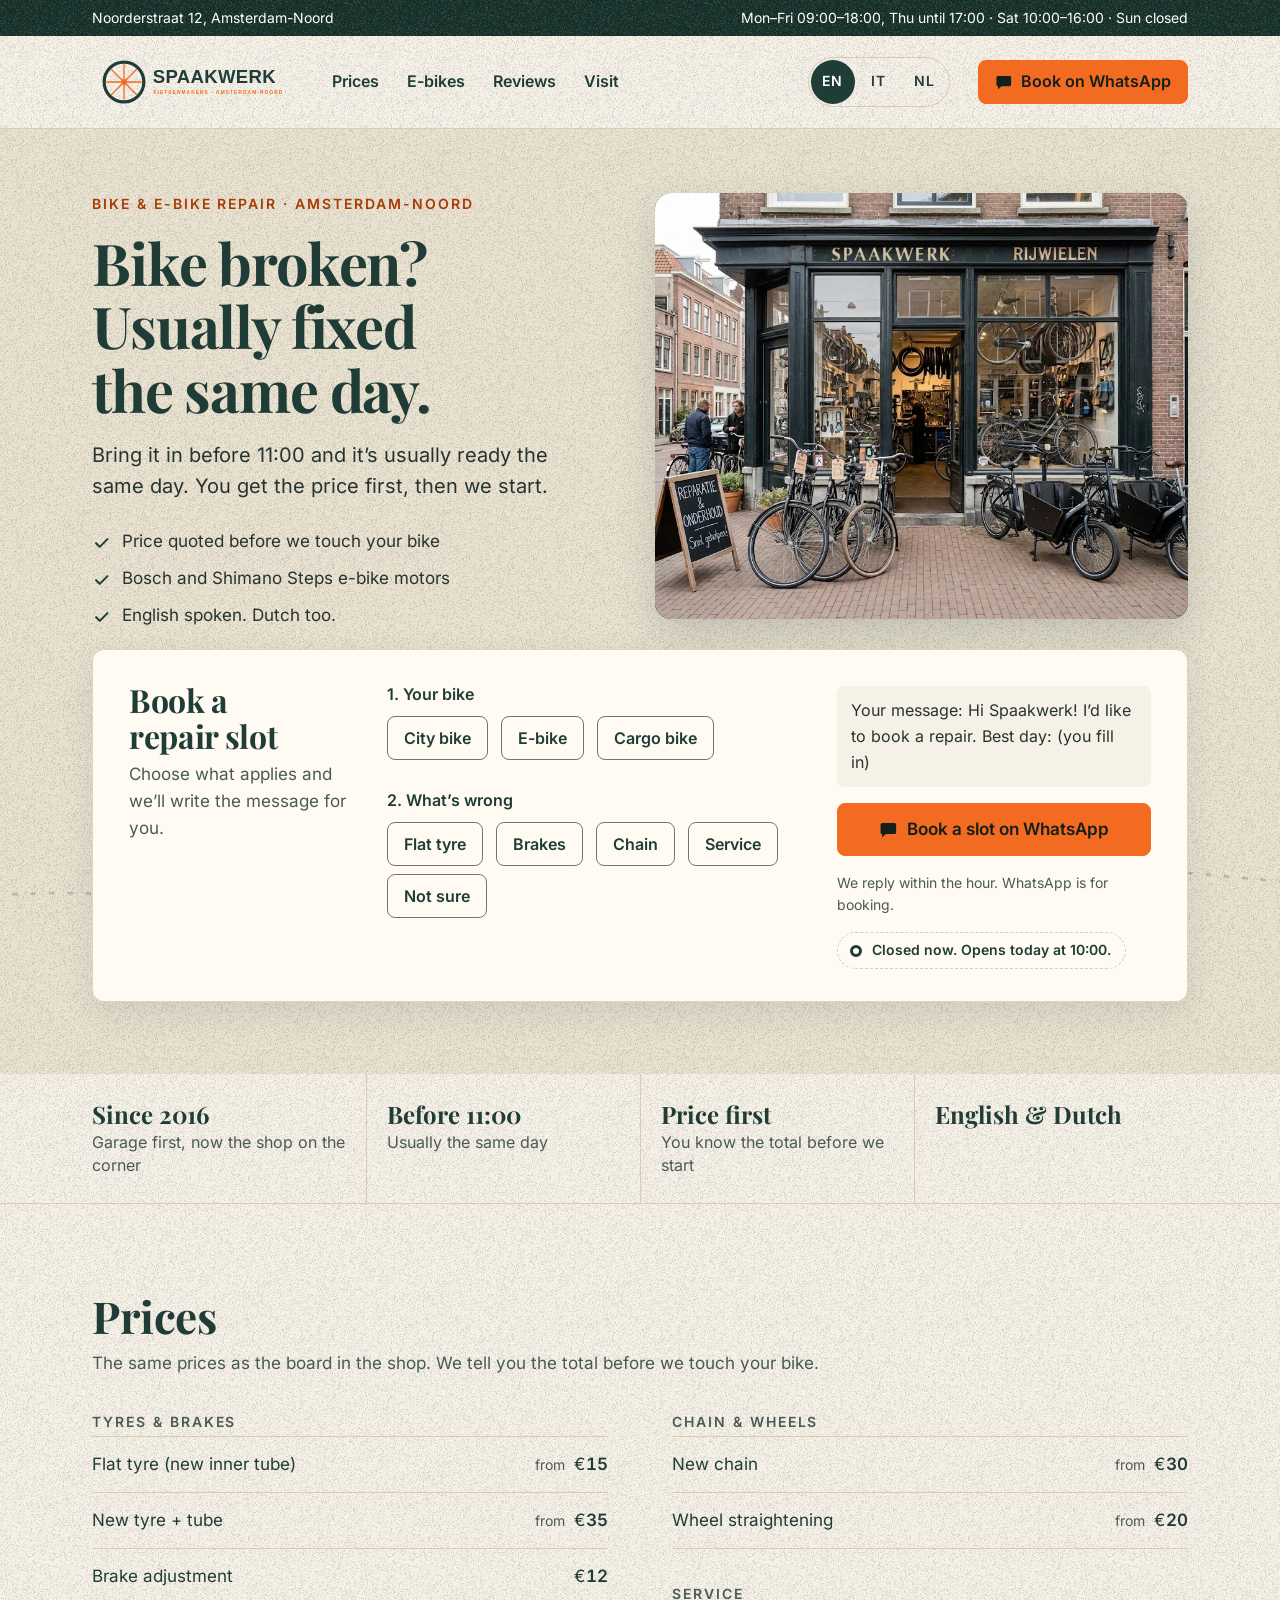
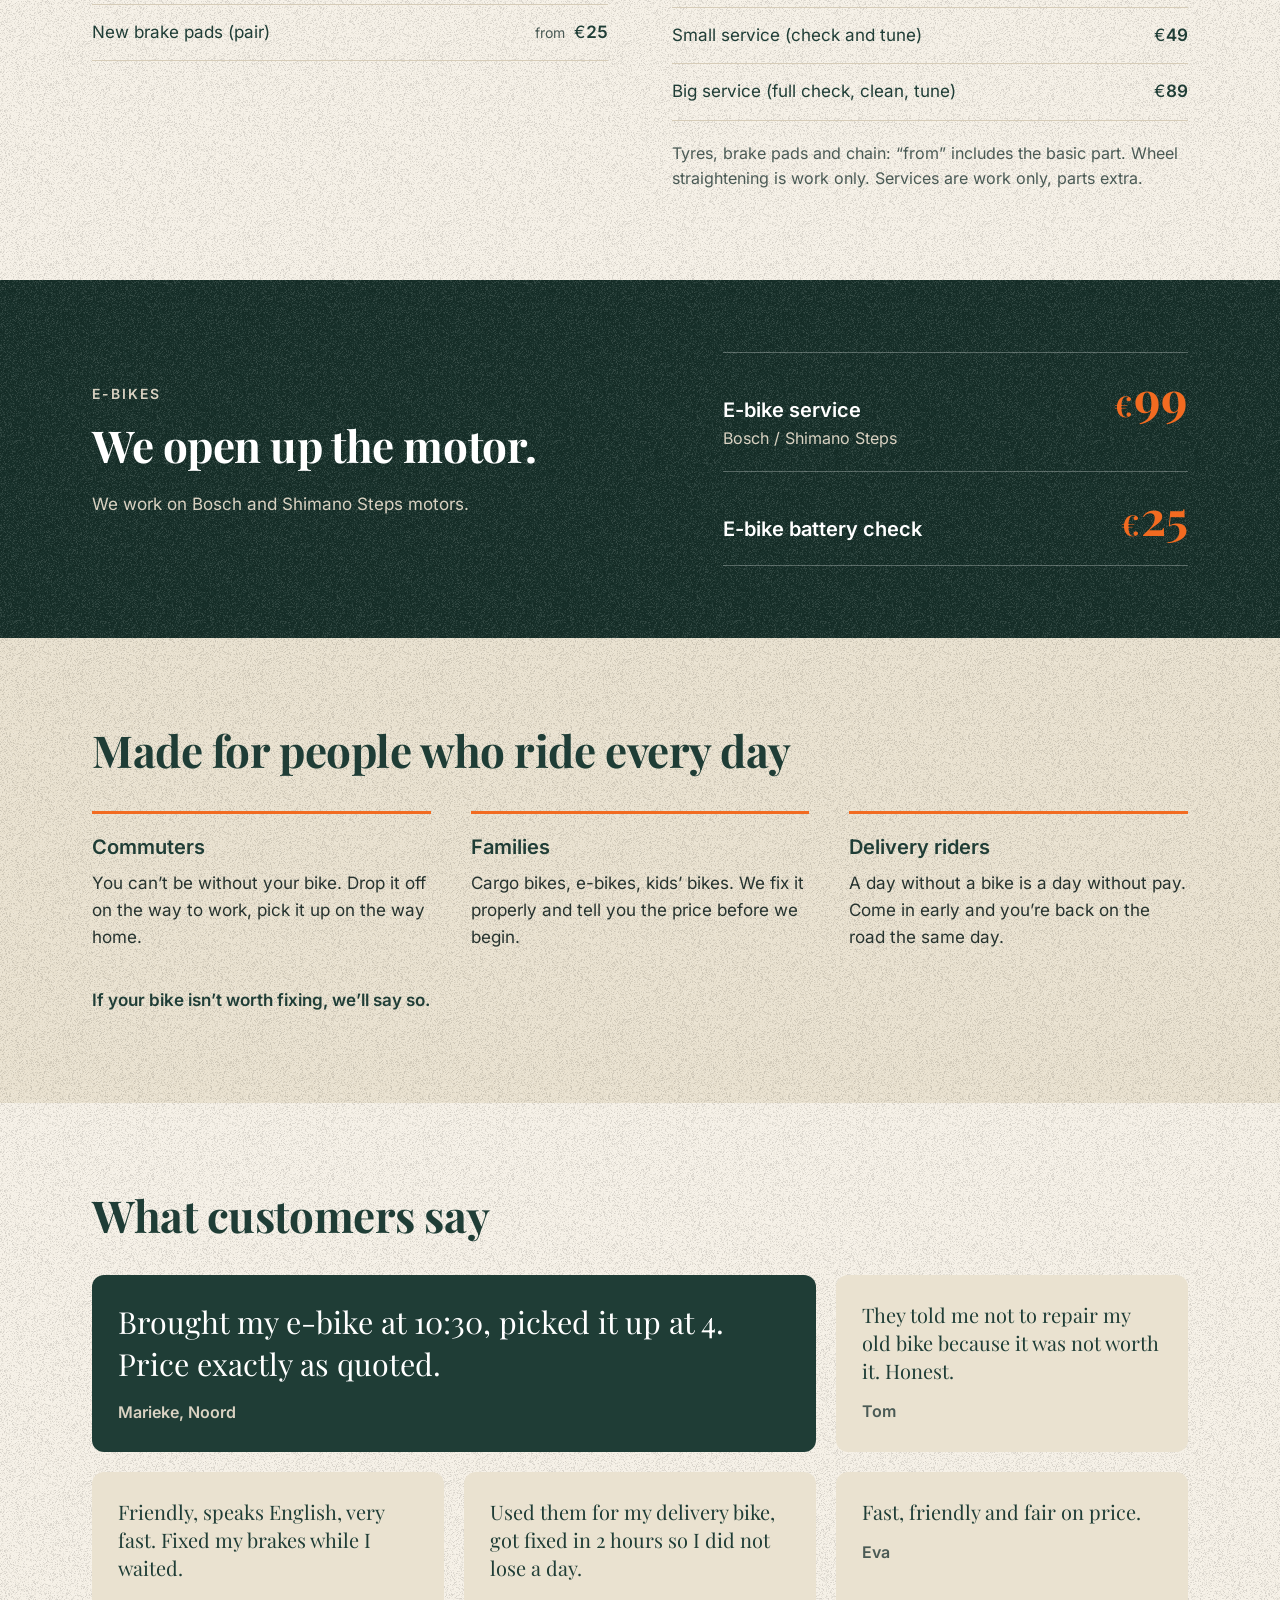
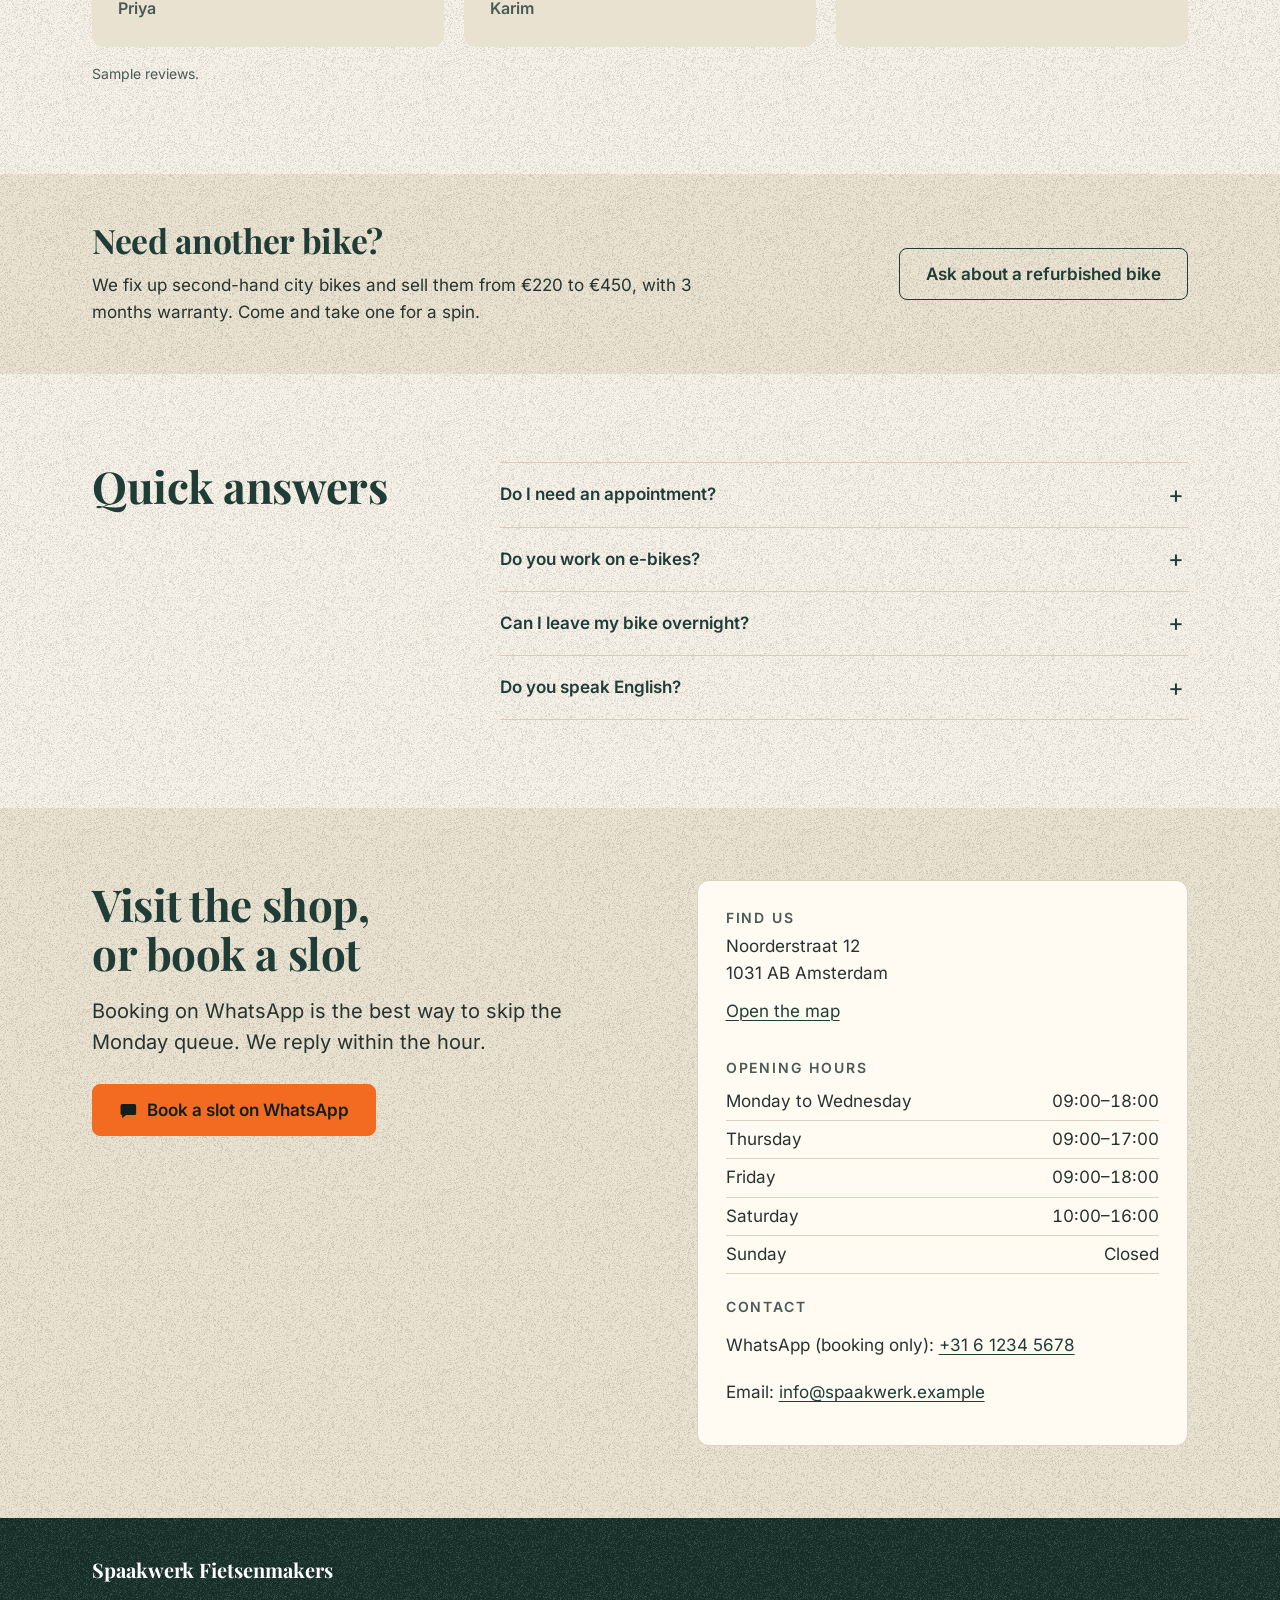
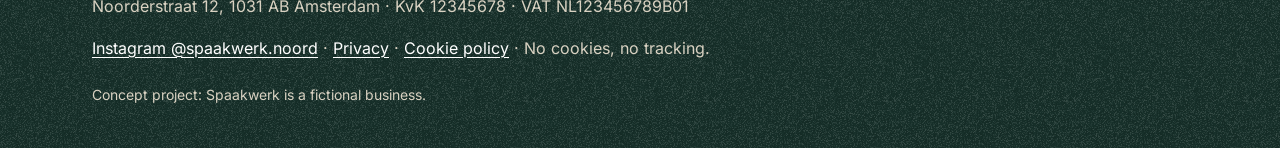
<file: index.html>
<!doctype html>
<html lang="en">
<head>
<meta charset="utf-8">
<meta name="viewport" content="width=device-width, initial-scale=1">
<meta http-equiv="Content-Security-Policy" content="default-src 'none'; script-src 'self'; style-src 'self'; font-src 'self'; img-src 'self'; manifest-src 'self'; connect-src 'none'; base-uri 'none'; form-action 'none'">
<meta name="referrer" content="no-referrer"><meta name="robots" content="noindex, nofollow">

<title>Spaakwerk Fietsenmakers | Bike and e-bike repair, Amsterdam-Noord</title>
<meta name="description" content="Bike and e-bike repair in Amsterdam-Noord. Bring it in before 11:00 and it’s usually fixed the same day. Prices on the board, quoted before we start. English spoken.">
<meta property="og:type" content="website">
<meta property="og:title" content="Spaakwerk Fietsenmakers: usually fixed the same day, price first">
<meta property="og:description" content="Bike and e-bike repair in Amsterdam-Noord. Usually the same day if you’re in before 11:00.">
<meta property="og:image" content="https://spaakwerk.example/assets/og-image.png">
<meta property="og:image:width" content="1200">
<meta property="og:image:height" content="630">
<meta property="og:image:alt" content="Spaakwerk Fietsenmakers logo: a bike wheel and the words bike repair, Amsterdam-Noord">
<meta name="twitter:card" content="summary_large_image">
<link rel="alternate" hreflang="en" href="index.html">
<link rel="alternate" hreflang="it" href="it.html">
<link rel="alternate" hreflang="nl" href="nl.html">
<link rel="canonical" href="https://spaakwerk.example/">
<meta name="theme-color" content="#1F3D36">
<link rel="icon" type="image/svg+xml" href="assets/logo-icon.svg">
<link rel="apple-touch-icon" href="assets/apple-touch-icon.png">
<link rel="manifest" href="manifest.webmanifest">

<link rel="preload" href="assets/fonts/playfair-display-latin-700-normal.woff2" as="font" type="font/woff2" crossorigin>
<link rel="stylesheet" href="style.css?v=2181e82f">
<script src="main.js?v=2181e82f" defer></script>
</head>
<body>
<a class="skip" href="#top">Skip to content</a>

<div class="topbar"><div class="wrap topbar__in"><span>Noorderstraat 12, Amsterdam-Noord</span><span>Mon–Fri 09:00–18:00, Thu until 17:00 · Sat 10:00–16:00 · Sun closed</span></div></div>
<header class="top">
  <div class="wrap top__in">
    <a class="top__logo" href="index.html" aria-label="Spaakwerk Fietsenmakers, home"><img src="assets/logo-transparent.svg" alt="Spaakwerk Fietsenmakers" width="224" height="64"></a>
    <nav class="top__nav" aria-label="Main">
      <a href="index.html#prices">Prices</a>
      <a href="index.html#ebikes">E-bikes</a>
      <a href="index.html#reviews">Reviews</a>
      <a href="index.html#visit">Visit</a>
    </nav>
    <div class="lang" role="group" aria-label="Language"><span aria-current="true">EN</span><a href="it.html" hreflang="it" lang="it">IT</a><a href="nl.html" hreflang="nl" lang="nl">NL</a></div>
    <a class="btn btn--small" href="https://wa.me/31612345678?text=Hi%20Spaakwerk!%20I’d%20like%20to%20book%20a%20repair." data-wa rel="noopener noreferrer"><svg class="ico" viewBox="0 0 24 24" aria-hidden="true" focusable="false"><path fill="currentColor" d="M4 4h16a2 2 0 0 1 2 2v10a2 2 0 0 1-2 2H9l-5 4v-4H4a2 2 0 0 1-2-2V6a2 2 0 0 1 2-2z"/></svg>Book on WhatsApp</a>
  </div>
</header>

<main id="top" tabindex="-1">

<section class="hero" aria-labelledby="hero-title">
  <svg class="hero__ride" viewBox="0 0 1200 240" preserveAspectRatio="xMidYMax slice" aria-hidden="true" focusable="false">
    <path class="ride__road" d="M-80 205 C 140 168, 300 232, 520 196 S 900 148, 1280 192" fill="none"/>
    <g class="ride__bike">
      <g transform="translate(-44 -28)"><g class="ride__wheel"><circle r="28" fill="none"/><line x1="-28" y1="0" x2="28" y2="0" stroke-width="1.4"/><line x1="0" y1="-28" x2="0" y2="28" stroke-width="1.4"/><line x1="-19.8" y1="-19.8" x2="19.8" y2="19.8" stroke-width="1.4"/><line x1="-19.8" y1="19.8" x2="19.8" y2="-19.8" stroke-width="1.4"/></g></g>
      <g transform="translate(44 -28)"><g class="ride__wheel"><circle r="28" fill="none"/><line x1="-28" y1="0" x2="28" y2="0" stroke-width="1.4"/><line x1="0" y1="-28" x2="0" y2="28" stroke-width="1.4"/><line x1="-19.8" y1="-19.8" x2="19.8" y2="19.8" stroke-width="1.4"/><line x1="-19.8" y1="19.8" x2="19.8" y2="-19.8" stroke-width="1.4"/></g></g>
      <g class="ride__frame" fill="none">
        <path d="M0 -24 L-12 -64 L30 -62 Z"/>
        <path d="M-12 -64 L-44 -28 M0 -24 L-44 -28"/>
        <path d="M30 -62 L44 -28 M30 -62 L34 -74 L48 -76"/>
        <path d="M-27 -70 L-8 -70"/>
        <circle cx="0" cy="-24" r="5"/>
        <path d="M-6 -18 L6 -30"/>
      </g>
      <animateMotion dur="28s" repeatCount="indefinite" rotate="auto" path="M-80 205 C 140 168, 300 232, 520 196 S 900 148, 1280 192"/>
    </g>
  </svg>
  <div class="wrap hero__grid">
    <div class="hero__copy">
      <p class="eyebrow">Bike &amp; e-bike repair · Amsterdam-Noord</p>
      <h1 id="hero-title">Bike broken? <span class="accent-word">Usually fixed the same day.</span></h1>
      <p class="lead">Bring it in before 11:00 and it’s usually ready the same day. You get the price first, then we start.</p>
      <ul class="checks">
        <li><svg class="ico ico--check" viewBox="0 0 24 24" aria-hidden="true" focusable="false"><path fill="none" stroke="currentColor" stroke-width="2.5" stroke-linecap="round" stroke-linejoin="round" d="M5 12.5l4.5 4.5L19 7.5"/></svg>Price quoted before we touch your bike</li>
        <li><svg class="ico ico--check" viewBox="0 0 24 24" aria-hidden="true" focusable="false"><path fill="none" stroke="currentColor" stroke-width="2.5" stroke-linecap="round" stroke-linejoin="round" d="M5 12.5l4.5 4.5L19 7.5"/></svg>Bosch and Shimano Steps e-bike motors</li>
        <li><svg class="ico ico--check" viewBox="0 0 24 24" aria-hidden="true" focusable="false"><path fill="none" stroke="currentColor" stroke-width="2.5" stroke-linecap="round" stroke-linejoin="round" d="M5 12.5l4.5 4.5L19 7.5"/></svg>English spoken. Dutch too.</li>
      </ul>
    </div>
    <figure class="hero__photo">
      <img src="assets/shop-front-spaakwerk.webp" width="1024" height="687" fetchpriority="high" alt="A corner bike shop called Spaakwerk Rijwielen on an Amsterdam street. Bikes and cargo bikes stand outside, a chalkboard says Reparatie &amp; onderhoud, snel geholpen, and a mechanic works inside.">
    </figure>
  </div>
  <div class="wrap">
    <aside class="booking" id="book" aria-labelledby="book-title">
      <div class="booking__intro">
        <h2 id="book-title">Book a repair slot</h2>
        <p class="booking__sub">Choose what applies and we’ll write the message for you.</p>
      </div>
      <div class="booking__choose">
        <fieldset class="chips" aria-labelledby="l1">
        <legend id="l1">1. Your bike</legend>
        <button type="button" class="chip" data-group="bike" data-value="city bike" aria-pressed="false">City bike</button>
        <button type="button" class="chip" data-group="bike" data-value="e-bike" aria-pressed="false">E-bike</button>
        <button type="button" class="chip" data-group="bike" data-value="cargo bike" aria-pressed="false">Cargo bike</button>
      </fieldset>
        <fieldset class="chips" aria-labelledby="l2">
        <legend id="l2">2. What’s wrong</legend>
        <button type="button" class="chip" data-group="problem" data-value="flat tyre" aria-pressed="false">Flat tyre</button>
        <button type="button" class="chip" data-group="problem" data-value="brakes" aria-pressed="false">Brakes</button>
        <button type="button" class="chip" data-group="problem" data-value="chain" aria-pressed="false">Chain</button>
        <button type="button" class="chip" data-group="problem" data-value="a service" aria-pressed="false">Service</button>
        <button type="button" class="chip" data-group="problem" data-value="not sure, you tell me" aria-pressed="false">Not sure</button>
      </fieldset>
      </div>
      <div class="booking__send">
        <p class="preview" id="preview" aria-live="polite"></p>
        <a class="btn btn--block" href="https://wa.me/31612345678?text=Hi%20Spaakwerk!%20I’d%20like%20to%20book%20a%20repair." data-wa rel="noopener noreferrer"><svg class="ico" viewBox="0 0 24 24" aria-hidden="true" focusable="false"><path fill="currentColor" d="M4 4h16a2 2 0 0 1 2 2v10a2 2 0 0 1-2 2H9l-5 4v-4H4a2 2 0 0 1-2-2V6a2 2 0 0 1 2-2z"/></svg>Book a slot on WhatsApp</a>
        <p class="fine">We reply within the hour. WhatsApp is for booking.</p>
        <p class="status" id="status"><span class="status__dot" aria-hidden="true"></span><span id="open-now">Mon–Fri 09:00–18:00 (Thu until 17:00) · Sat 10:00–16:00</span></p>
      </div>
    </aside>
  </div>
</section>

<section class="stats" aria-label="At a glance">
  <ul class="wrap stats__grid">
    <li><b>Since 2016</b><span>Garage first, now the shop on the corner</span></li>
    <li><b>Before 11:00</b><span>Usually the same day</span></li>
    <li><b>Price first</b><span>You know the total before we start</span></li>
    <li><b>English &amp; Dutch</b></li>
  </ul>
</section>

<section class="section prices" id="prices" aria-labelledby="prices-title">
  <div class="wrap">
    <div class="section__head">
      <h2 id="prices-title">Prices</h2>
      <p>The same prices as the board in the shop. We tell you the total before we touch your bike.</p>
    </div>
    <div class="prices__cols">
      <div>
        <h3>Tyres &amp; brakes</h3>
        <dl class="plist"><div><dt>Flat tyre (new inner tube)</dt><dd><span class="from">from</span> <span class="eur">€</span>15</dd></div><div><dt>New tyre + tube</dt><dd><span class="from">from</span> <span class="eur">€</span>35</dd></div><div><dt>Brake adjustment</dt><dd><span class="eur">€</span>12</dd></div><div><dt>New brake pads (pair)</dt><dd><span class="from">from</span> <span class="eur">€</span>25</dd></div></dl>
        
      </div>
      <div>
        <h3>Chain &amp; wheels</h3>
        <dl class="plist"><div><dt>New chain</dt><dd><span class="from">from</span> <span class="eur">€</span>30</dd></div><div><dt>Wheel straightening</dt><dd><span class="from">from</span> <span class="eur">€</span>20</dd></div></dl>
        <h3>Service</h3>
        <dl class="plist"><div><dt>Small service (check and tune)</dt><dd><span class="eur">€</span>49</dd></div><div><dt>Big service (full check, clean, tune)</dt><dd><span class="eur">€</span>89</dd></div></dl>
        <p class="note">Tyres, brake pads and chain: “from” includes the basic part. Wheel straightening is work only. Services are work only, parts extra.</p>
      </div>
    </div>
  </div>
</section>

<section class="ebikes" id="ebikes" aria-labelledby="ebikes-title">
  <div class="wrap ebikes__grid">
    <div>
      <p class="eyebrow eyebrow--light">E-bikes</p>
      <h2 id="ebikes-title">We open up the motor.</h2>
      <p>We work on Bosch and Shimano Steps motors.</p>
    </div>
    <dl class="ebikes__prices">
      <div><dt>E-bike service<span>Bosch / Shimano Steps</span></dt><dd><span class="eur">€</span>99</dd></div>
      <div><dt>E-bike battery check</dt><dd><span class="eur">€</span>25</dd></div>
    </dl>
  </div>
</section>

<section class="section who" aria-labelledby="who-title">
  <div class="wrap">
    <div class="section__head"><h2 id="who-title">Made for people who ride every day</h2></div>
    <ul class="who__grid">
      <li><h3>Commuters</h3><p>You can’t be without your bike. Drop it off on the way to work, pick it up on the way home.</p></li>
      <li><h3>Families</h3><p>Cargo bikes, e-bikes, kids’ bikes. We fix it properly and tell you the price before we begin.</p></li>
      <li><h3>Delivery riders</h3><p>A day without a bike is a day without pay. Come in early and you’re back on the road the same day.</p></li>
    </ul>
    <p class="honest">If your bike isn’t worth fixing, we’ll say so.</p>
  </div>
</section>

<section class="section reviews" id="reviews" aria-labelledby="reviews-title">
  <div class="wrap">
    <div class="section__head"><h2 id="reviews-title">What customers say</h2></div>
    <ul class="reviews__grid">
      <li class="quote quote--lead"><figure><blockquote><p>Brought my e-bike at 10:30, picked it up at 4. Price exactly as quoted.</p></blockquote><figcaption>Marieke, Noord</figcaption></figure></li>
      <li class="quote"><figure><blockquote><p>They told me not to repair my old bike because it was not worth it. Honest.</p></blockquote><figcaption>Tom</figcaption></figure></li>
      <li class="quote"><figure><blockquote><p>Friendly, speaks English, very fast. Fixed my brakes while I waited.</p></blockquote><figcaption>Priya</figcaption></figure></li>
      <li class="quote"><figure><blockquote><p>Used them for my delivery bike, got fixed in 2 hours so I did not lose a day.</p></blockquote><figcaption>Karim</figcaption></figure></li>
      <li class="quote"><figure><blockquote><p>Fast, friendly and fair on price.</p></blockquote><figcaption>Eva</figcaption></figure></li>
    </ul>
    <p class="fine">Sample reviews.</p>
  </div>
</section>

<section class="refurb" aria-labelledby="refurb-title">
  <div class="wrap refurb__in">
    <div>
      <h2 id="refurb-title">Need another bike?</h2>
      <p>We fix up second-hand city bikes and sell them from €220 to €450, with 3 months warranty. Come and take one for a spin.</p>
    </div>
    <a class="btn btn--ghost" href="https://wa.me/31612345678?text=Hi%20Spaakwerk!%20I’m%20interested%20in%20a%20refurbished%20bike." rel="noopener noreferrer">Ask about a refurbished bike</a>
  </div>
</section>

<section class="section faq" aria-labelledby="faq-title">
  <div class="wrap faq__grid">
    <h2 id="faq-title">Quick answers</h2>
    <div class="faq__list">
      <details><summary>Do I need an appointment?</summary><p>No. But booking is faster, especially on Monday.</p></details><details><summary>Do you work on e-bikes?</summary><p>Yes, Bosch and Shimano Steps.</p></details><details><summary>Can I leave my bike overnight?</summary><p>Yes, up to 2 days for free. After that it’s €5 per day.</p></details><details><summary>Do you speak English?</summary><p>Yes.</p></details>
    </div>
  </div>
</section>

<section class="visit" id="visit" aria-labelledby="visit-title">
  <div class="wrap visit__grid">
    <div>
      <h2 id="visit-title">Visit the shop, or book a slot</h2>
      <p class="lead">Booking on WhatsApp is the best way to skip the Monday queue. We reply within the hour.</p>
      <a class="btn" href="https://wa.me/31612345678?text=Hi%20Spaakwerk!%20I’d%20like%20to%20book%20a%20repair." data-wa rel="noopener noreferrer"><svg class="ico" viewBox="0 0 24 24" aria-hidden="true" focusable="false"><path fill="currentColor" d="M4 4h16a2 2 0 0 1 2 2v10a2 2 0 0 1-2 2H9l-5 4v-4H4a2 2 0 0 1-2-2V6a2 2 0 0 1 2-2z"/></svg>Book a slot on WhatsApp</a>
    </div>
    <div class="visit__info">
      <h3>Find us</h3>
      <address>Noorderstraat 12<br>1031 AB Amsterdam</address>
      <p><a class="maplink" href="https://www.openstreetmap.org/search?query=Noorderstraat%2012%20Amsterdam" rel="noopener noreferrer">Open the map</a></p>
      <h3>Opening hours</h3>
      <table class="hours"><tbody>
        <tr><th scope="row">Monday to Wednesday</th><td>09:00–18:00</td></tr>
        <tr><th scope="row">Thursday</th><td>09:00–17:00</td></tr>
        <tr><th scope="row">Friday</th><td>09:00–18:00</td></tr>
        <tr><th scope="row">Saturday</th><td>10:00–16:00</td></tr>
        <tr><th scope="row">Sunday</th><td>Closed</td></tr>
      </tbody></table>
      <h3>Contact</h3>
      <p>WhatsApp (booking only): <a href="https://wa.me/31612345678" rel="noopener noreferrer">+31 6 1234 5678</a><br>Email: <a href="mailto:info@spaakwerk.example">info@spaakwerk.example</a></p>
    </div>
  </div>
</section>

</main>

<footer class="foot">
  <div class="wrap foot__in">
    <p class="foot__name">Spaakwerk Fietsenmakers</p>
    <p>Noorderstraat 12, 1031 AB Amsterdam · KvK 12345678 · VAT NL123456789B01</p>
    <p><a href="https://www.instagram.com/spaakwerk.noord/" rel="noopener noreferrer">Instagram @spaakwerk.noord</a> · <a href="privacy.html">Privacy</a> · <a href="cookies.html">Cookie policy</a> · No cookies, no tracking.</p>
    <p class="foot__demo">Concept project: Spaakwerk is a fictional business.</p>
  </div>
</footer>

<div class="sticky" aria-label="Quick booking">
  <a class="btn" href="https://wa.me/31612345678?text=Hi%20Spaakwerk!%20I'd%20like%20to%20book%20a%20repair." data-wa rel="noopener noreferrer"><svg class="ico" viewBox="0 0 24 24" aria-hidden="true" focusable="false"><path fill="currentColor" d="M4 4h16a2 2 0 0 1 2 2v10a2 2 0 0 1-2 2H9l-5 4v-4H4a2 2 0 0 1-2-2V6a2 2 0 0 1 2-2z"/></svg>Book a slot on WhatsApp</a>
</div>


</body>
</html>
</file>
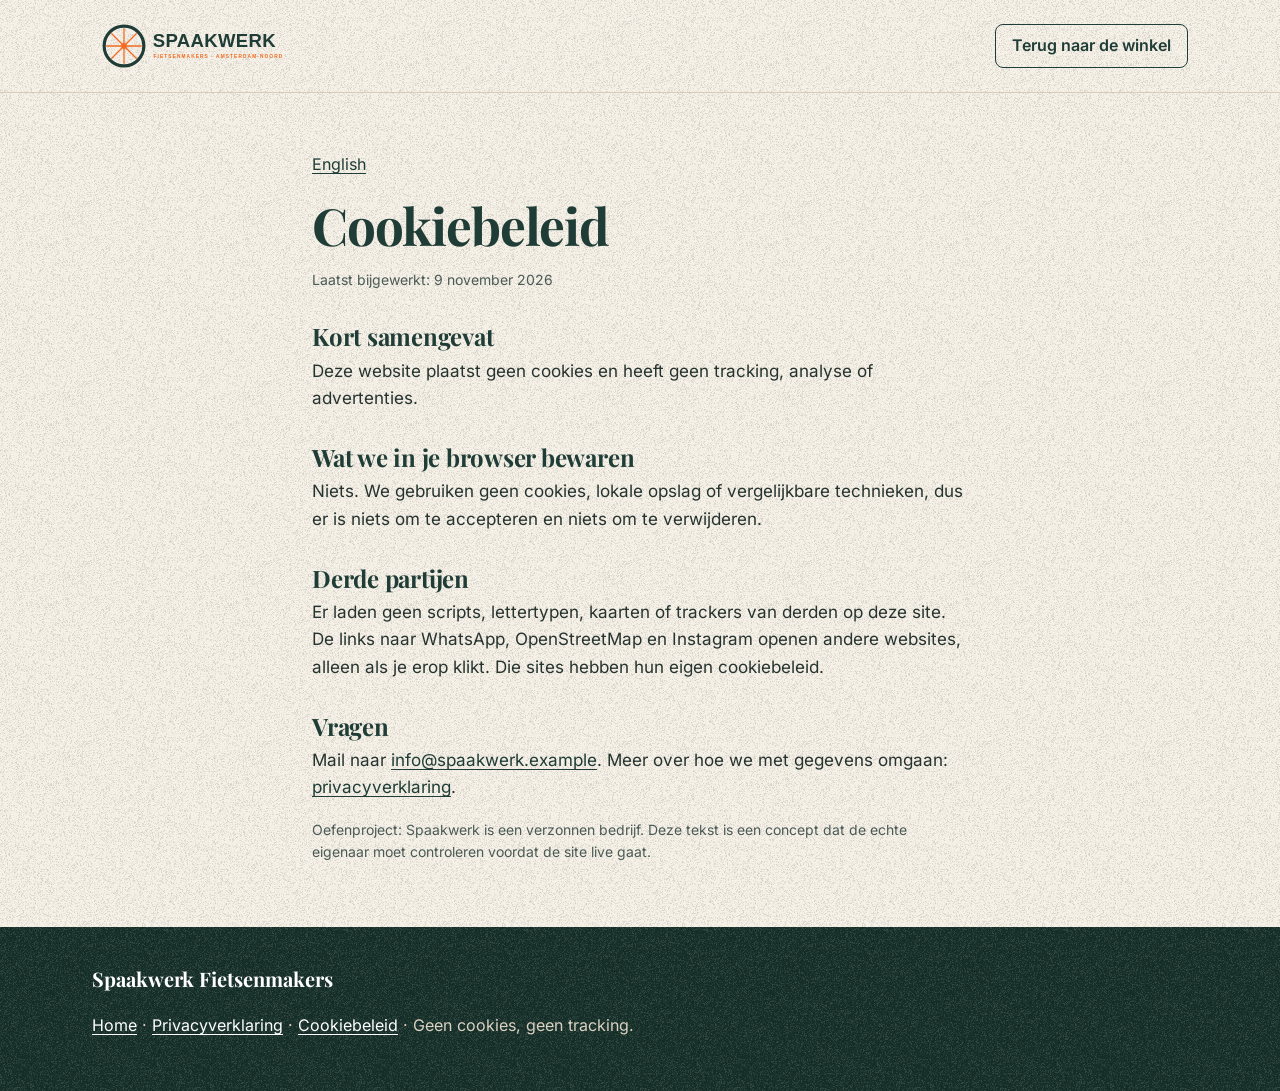
<file: cookies-nl.html>
<!doctype html>
<html lang="nl">
<head>
<meta charset="utf-8">
<meta name="viewport" content="width=device-width, initial-scale=1">
<meta http-equiv="Content-Security-Policy" content="default-src 'none'; script-src 'self'; style-src 'self'; font-src 'self'; img-src 'self'; manifest-src 'self'; connect-src 'none'; base-uri 'none'; form-action 'none'">
<meta name="referrer" content="no-referrer"><meta name="robots" content="noindex, nofollow">

<title>Cookiebeleid | Spaakwerk Fietsenmakers</title>
<meta name="description" content="Spaakwerk plaatst geen cookies en bewaart niets in je browser.">
<link rel="canonical" href="https://spaakwerk.example/cookies-nl.html">
<meta name="theme-color" content="#1F3D36">
<link rel="icon" type="image/svg+xml" href="assets/logo-icon.svg">
<link rel="apple-touch-icon" href="assets/apple-touch-icon.png">
<link rel="manifest" href="manifest.webmanifest">

<link rel="stylesheet" href="style.css?v=2181e82f">
<script src="main.js?v=2181e82f" defer></script>
</head>
<body>
<a class="skip" href="#top">Naar de inhoud</a>
<header class="top"><div class="wrap top__in">
<a class="top__logo" href="index.html" aria-label="Spaakwerk Fietsenmakers, home"><img src="assets/logo-transparent.svg" alt="Spaakwerk Fietsenmakers" width="224" height="64"></a>
<a class="btn btn--small btn--ghost" href="index.html">Terug naar de winkel</a>
</div></header>
<main class="legal" id="top" tabindex="-1">
  <div class="wrap wrap--narrow">
    <p class="langswitch"><a href="cookies.html" hreflang="en" lang="en">English</a></p>
    <h1>Cookiebeleid</h1>
    <p class="fine">Laatst bijgewerkt: 9 november 2026</p>
    <h2>Kort samengevat</h2>
<p>Deze website plaatst geen cookies en heeft geen tracking, analyse of advertenties.</p>
    <h2>Wat we in je browser bewaren</h2>
<p>Niets. We gebruiken geen cookies, lokale opslag of vergelijkbare technieken, dus er is niets om te accepteren en niets om te verwijderen.</p>
<h2>Derde partijen</h2>
<p>Er laden geen scripts, lettertypen, kaarten of trackers van derden op deze site. De links naar WhatsApp, OpenStreetMap en Instagram openen andere websites, alleen als je erop klikt. Die sites hebben hun eigen cookiebeleid.</p>
    <h2>Vragen</h2>
<p>Mail naar <a href="mailto:info@spaakwerk.example">info@spaakwerk.example</a>. Meer over hoe we met gegevens omgaan: <a href="privacy-nl.html">privacyverklaring</a>.</p>
    <p class="fine">Oefenproject: Spaakwerk is een verzonnen bedrijf. Deze tekst is een concept dat de echte eigenaar moet controleren voordat de site live gaat.</p>
  </div>
</main>
<footer class="foot"><div class="wrap foot__in">
<p class="foot__name">Spaakwerk Fietsenmakers</p>
<p><a href="index.html">Home</a> · <a href="privacy-nl.html">Privacyverklaring</a> · <a href="cookies-nl.html">Cookiebeleid</a> · Geen cookies, geen tracking.</p>
</div></footer>
</body>
</html>
</file>
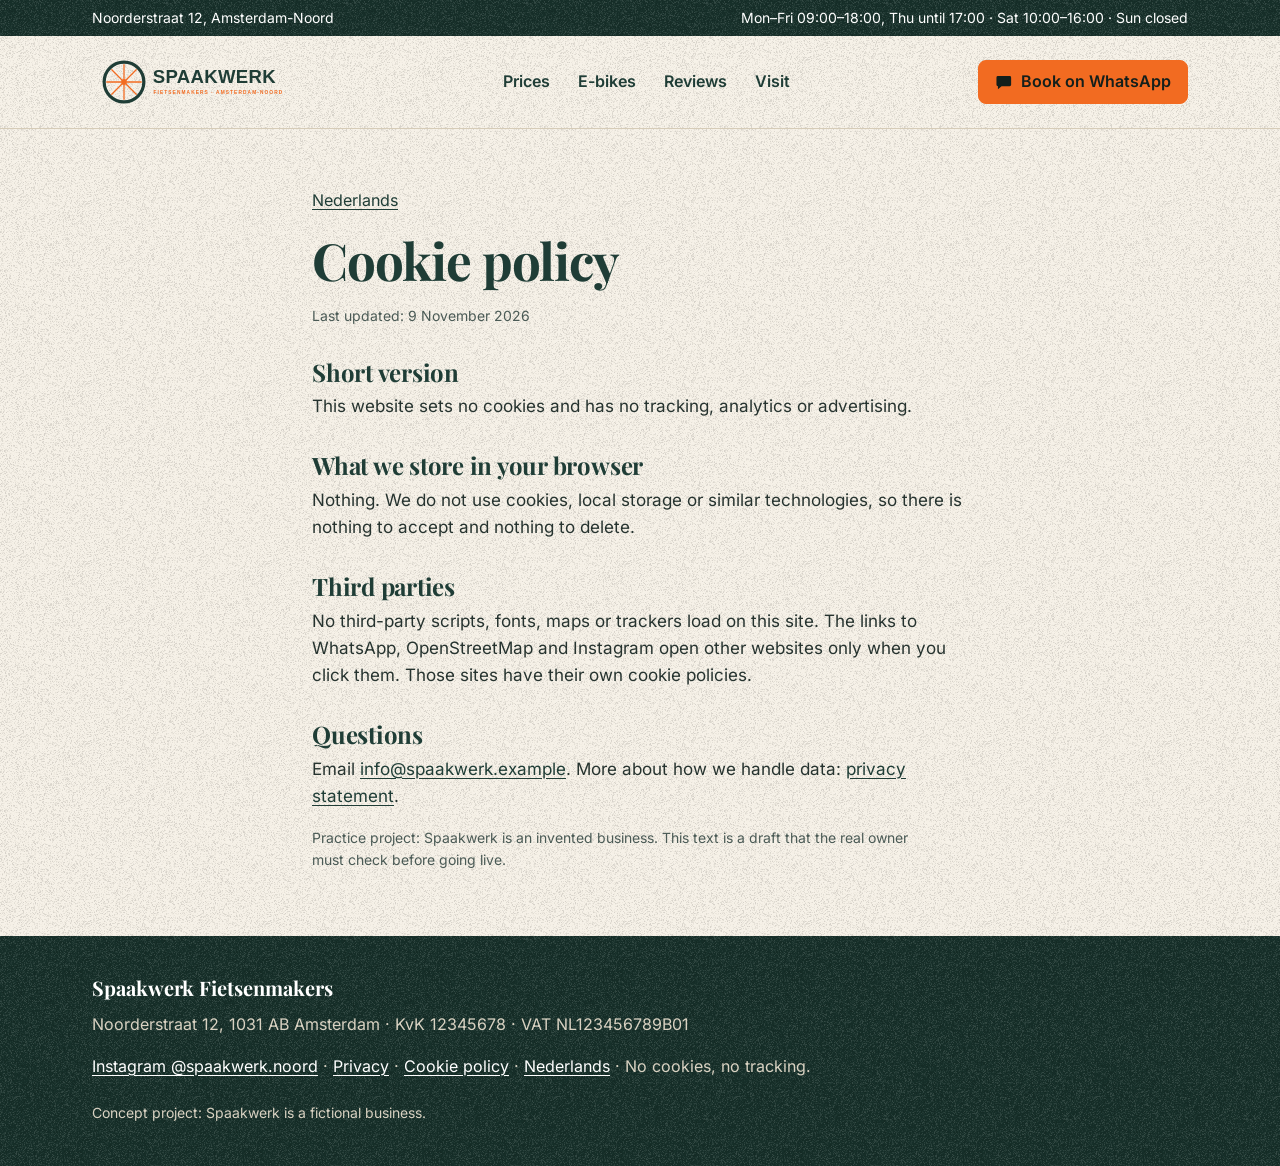
<file: cookies.html>
<!doctype html>
<html lang="en">
<head>
<meta charset="utf-8">
<meta name="viewport" content="width=device-width, initial-scale=1">
<meta http-equiv="Content-Security-Policy" content="default-src 'none'; script-src 'self'; style-src 'self'; font-src 'self'; img-src 'self'; manifest-src 'self'; connect-src 'none'; base-uri 'none'; form-action 'none'">
<meta name="referrer" content="no-referrer"><meta name="robots" content="noindex, nofollow">

<title>Cookie policy | Spaakwerk Fietsenmakers</title>
<meta name="description" content="Spaakwerk sets no cookies and stores nothing in your browser.">
<link rel="canonical" href="https://spaakwerk.example/cookies.html">
<meta name="theme-color" content="#1F3D36">
<link rel="icon" type="image/svg+xml" href="assets/logo-icon.svg">
<link rel="apple-touch-icon" href="assets/apple-touch-icon.png">
<link rel="manifest" href="manifest.webmanifest">

<link rel="stylesheet" href="style.css?v=2181e82f">
<script src="main.js?v=2181e82f" defer></script>
</head>
<body>
<a class="skip" href="#top">Skip to content</a>

<div class="topbar"><div class="wrap topbar__in"><span>Noorderstraat 12, Amsterdam-Noord</span><span>Mon–Fri 09:00–18:00, Thu until 17:00 · Sat 10:00–16:00 · Sun closed</span></div></div>
<header class="top">
  <div class="wrap top__in">
    <a class="top__logo" href="index.html" aria-label="Spaakwerk Fietsenmakers, home"><img src="assets/logo-transparent.svg" alt="Spaakwerk Fietsenmakers" width="224" height="64"></a>
    <nav class="top__nav" aria-label="Main">
      <a href="index.html#prices">Prices</a>
      <a href="index.html#ebikes">E-bikes</a>
      <a href="index.html#reviews">Reviews</a>
      <a href="index.html#visit">Visit</a>
    </nav>
    
    <a class="btn btn--small" href="https://wa.me/31612345678?text=Hi%20Spaakwerk!%20I’d%20like%20to%20book%20a%20repair." data-wa rel="noopener noreferrer"><svg class="ico" viewBox="0 0 24 24" aria-hidden="true" focusable="false"><path fill="currentColor" d="M4 4h16a2 2 0 0 1 2 2v10a2 2 0 0 1-2 2H9l-5 4v-4H4a2 2 0 0 1-2-2V6a2 2 0 0 1 2-2z"/></svg>Book on WhatsApp</a>
  </div>
</header>

<main class="legal" id="top" tabindex="-1">
  <div class="wrap wrap--narrow">
    <p class="langswitch"><a href="cookies-nl.html" hreflang="nl" lang="nl">Nederlands</a></p>
    <h1>Cookie policy</h1>
    <p class="fine">Last updated: 9 November 2026</p>
    <h2>Short version</h2>
<p>This website sets no cookies and has no tracking, analytics or advertising.</p>
    <h2>What we store in your browser</h2>
<p>Nothing. We do not use cookies, local storage or similar technologies, so there is nothing to accept and nothing to delete.</p>
<h2>Third parties</h2>
<p>No third-party scripts, fonts, maps or trackers load on this site. The links to WhatsApp, OpenStreetMap and Instagram open other websites only when you click them. Those sites have their own cookie policies.</p>
    <h2>Questions</h2>
<p>Email <a href="mailto:info@spaakwerk.example">info@spaakwerk.example</a>. More about how we handle data: <a href="privacy.html">privacy statement</a>.</p>
    <p class="fine">Practice project: Spaakwerk is an invented business. This text is a draft that the real owner must check before going live.</p>
  </div>
</main>
<footer class="foot">
  <div class="wrap foot__in">
    <p class="foot__name">Spaakwerk Fietsenmakers</p>
    <p>Noorderstraat 12, 1031 AB Amsterdam · KvK 12345678 · VAT NL123456789B01</p>
    <p><a href="https://www.instagram.com/spaakwerk.noord/" rel="noopener noreferrer">Instagram @spaakwerk.noord</a> · <a href="privacy.html">Privacy</a> · <a href="cookies.html">Cookie policy</a> · <a href="privacy-nl.html" hreflang="nl" lang="nl">Nederlands</a> · No cookies, no tracking.</p>
    <p class="foot__demo">Concept project: Spaakwerk is a fictional business.</p>
  </div>
</footer>

<div class="sticky" aria-label="Quick booking">
  <a class="btn" href="https://wa.me/31612345678?text=Hi%20Spaakwerk!%20I'd%20like%20to%20book%20a%20repair." data-wa rel="noopener noreferrer"><svg class="ico" viewBox="0 0 24 24" aria-hidden="true" focusable="false"><path fill="currentColor" d="M4 4h16a2 2 0 0 1 2 2v10a2 2 0 0 1-2 2H9l-5 4v-4H4a2 2 0 0 1-2-2V6a2 2 0 0 1 2-2z"/></svg>Book a slot on WhatsApp</a>
</div>


</body>
</html>
</file>
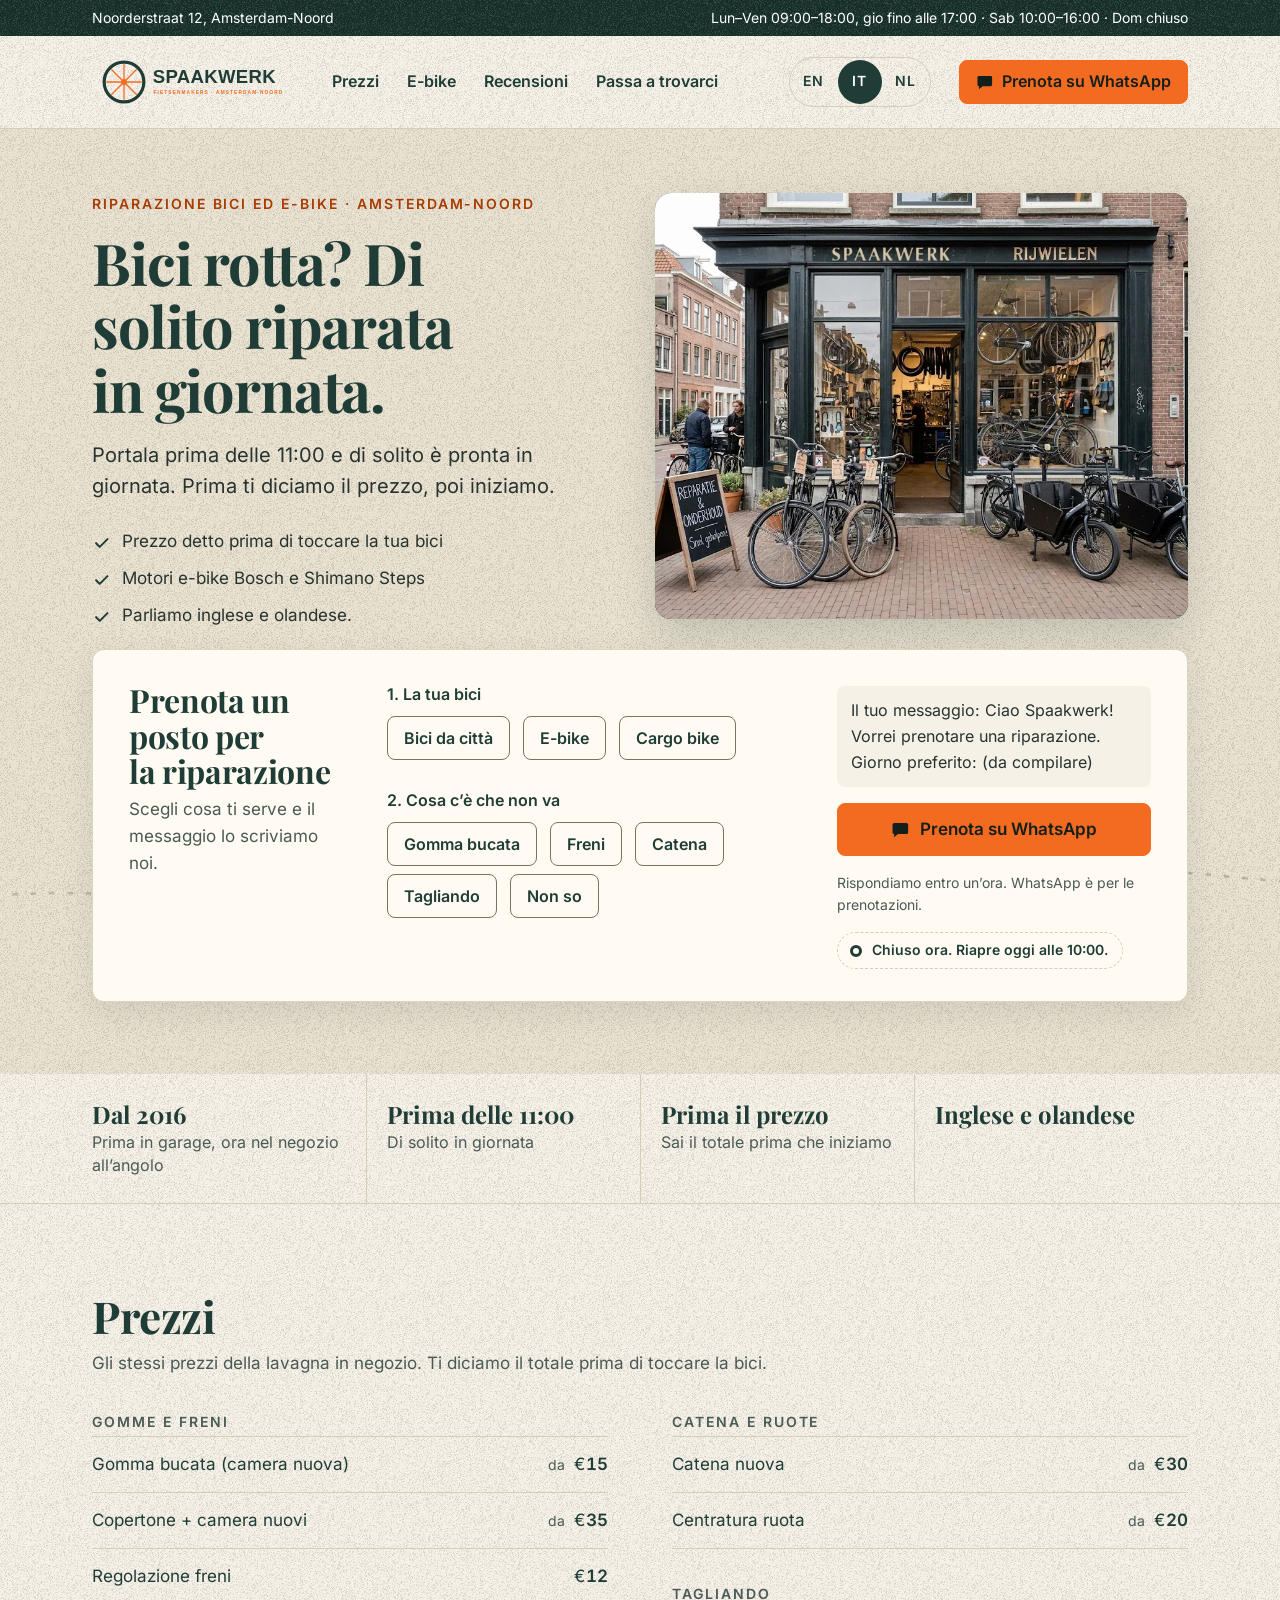
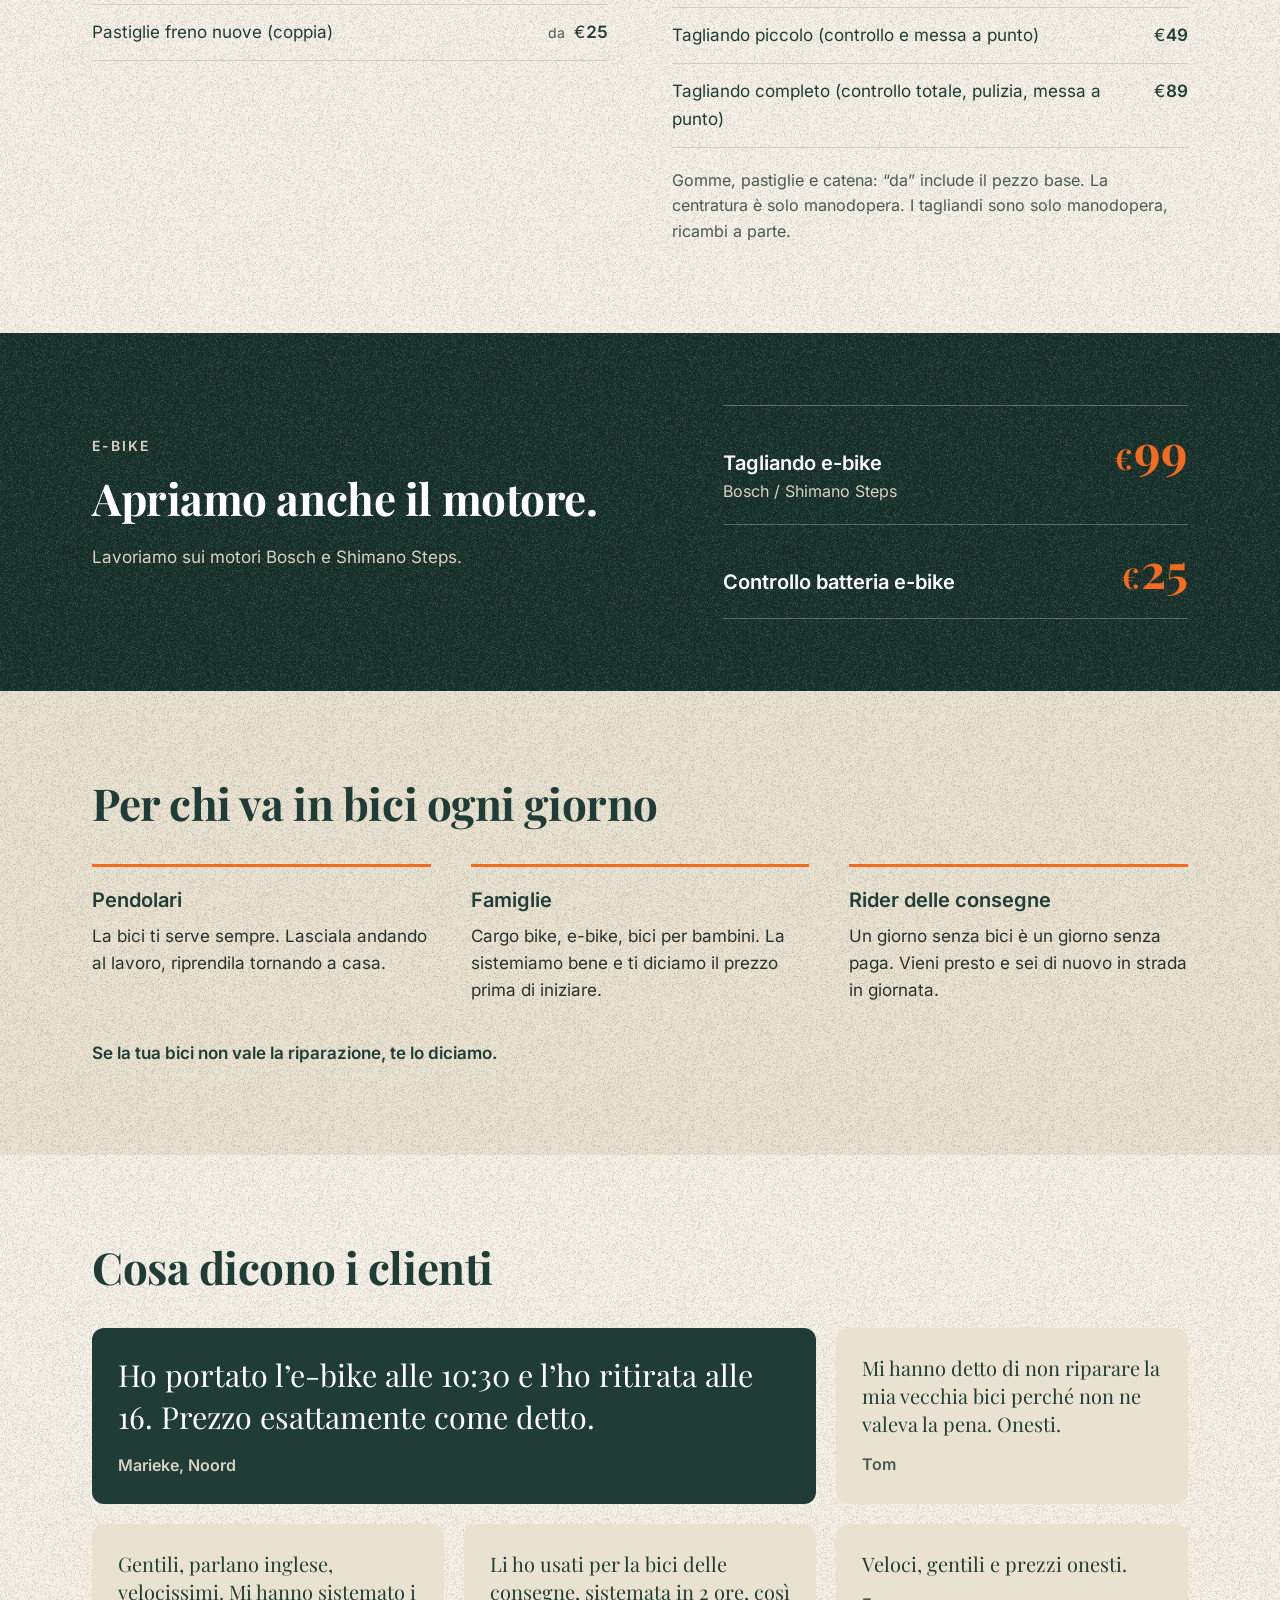
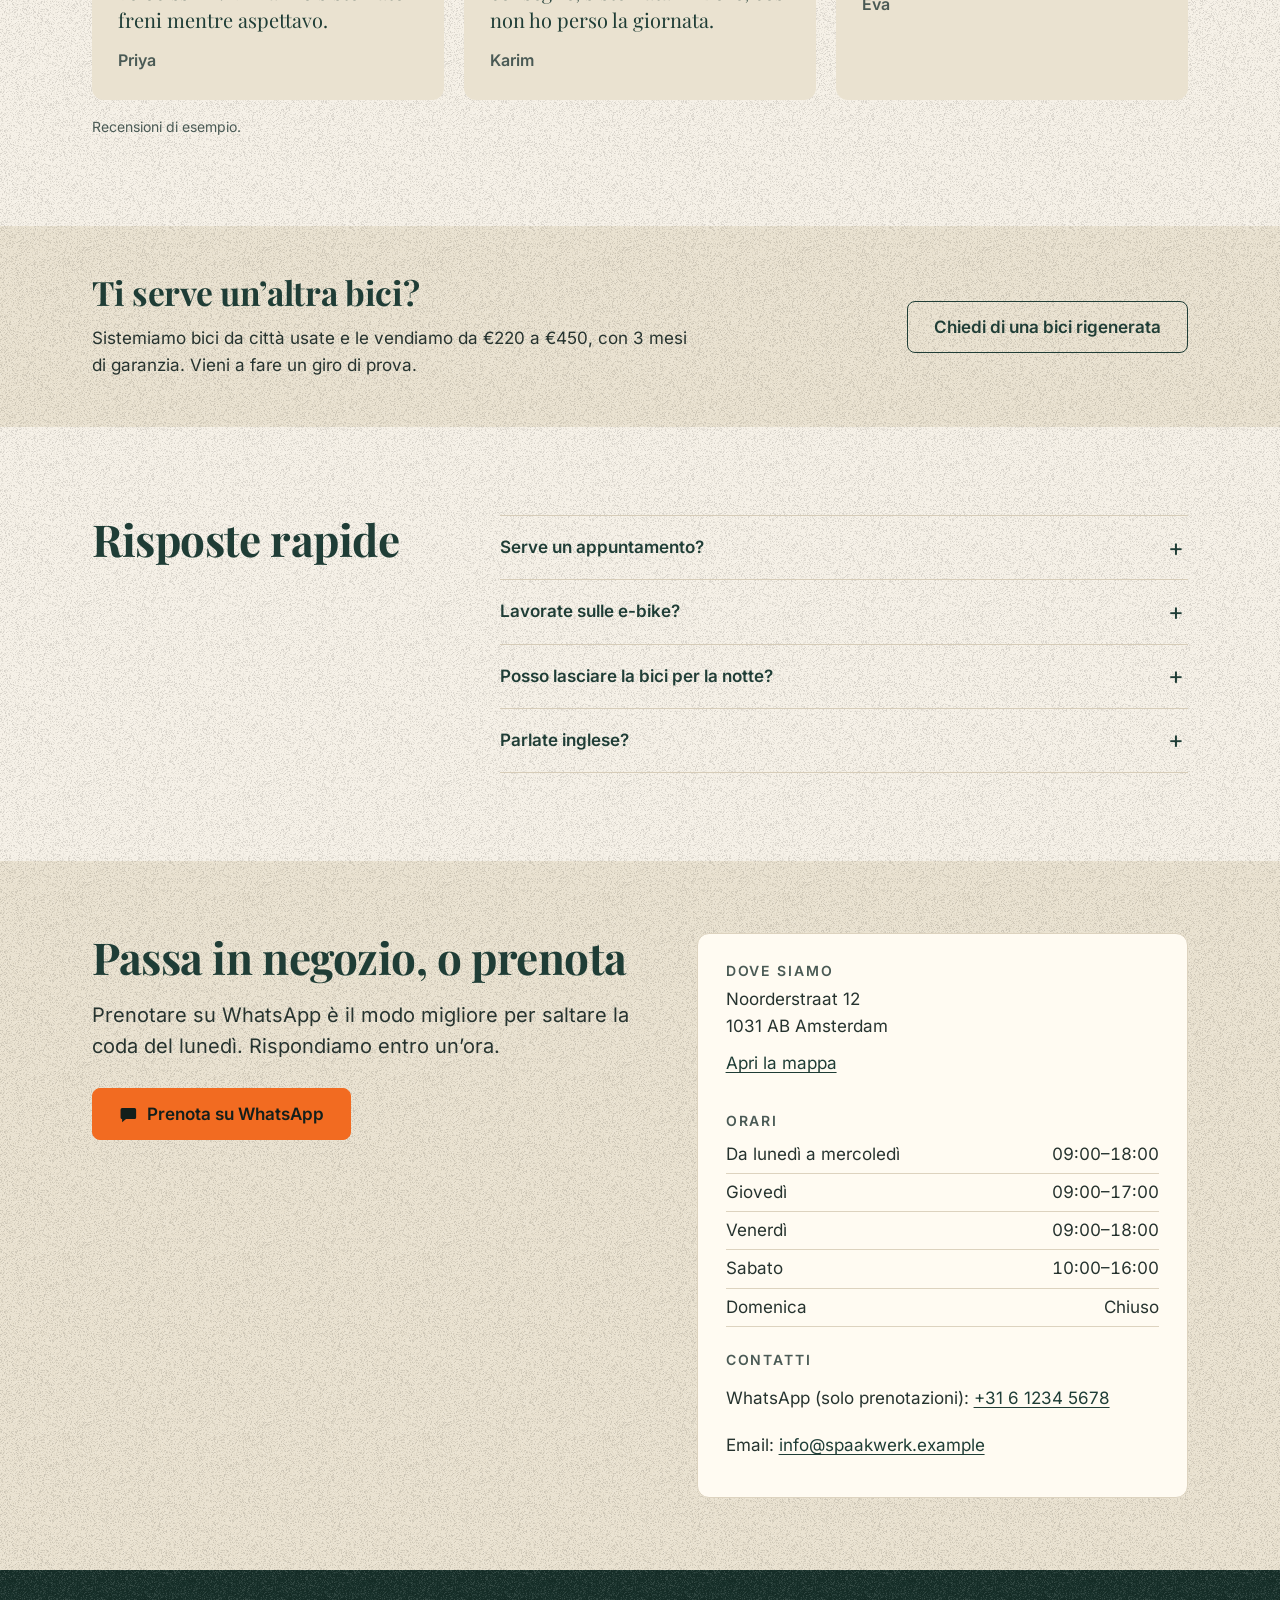
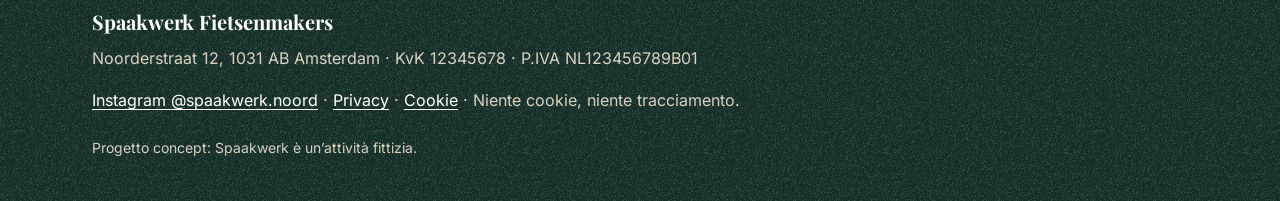
<file: it.html>
<!doctype html>
<html lang="it">
<head>
<meta charset="utf-8">
<meta name="viewport" content="width=device-width, initial-scale=1">
<meta http-equiv="Content-Security-Policy" content="default-src 'none'; script-src 'self'; style-src 'self'; font-src 'self'; img-src 'self'; manifest-src 'self'; connect-src 'none'; base-uri 'none'; form-action 'none'">
<meta name="referrer" content="no-referrer"><meta name="robots" content="noindex, nofollow">

<title>Spaakwerk Fietsenmakers | Riparazione bici ed e-bike, Amsterdam-Noord</title>
<meta name="description" content="Riparazione di bici ed e-bike ad Amsterdam-Noord. Portala prima delle 11:00 e di solito è pronta in giornata. Prezzi sulla lavagna, preventivo prima di iniziare. Si parla inglese.">
<meta property="og:type" content="website">
<meta property="og:title" content="Spaakwerk Fietsenmakers: di solito riparata in giornata, prezzo prima">
<meta property="og:description" content="Riparazione di bici ed e-bike ad Amsterdam-Noord. Di solito in giornata se arrivi prima delle 11:00.">
<meta property="og:image" content="https://spaakwerk.example/assets/og-image.png">
<meta property="og:image:width" content="1200">
<meta property="og:image:height" content="630">
<meta property="og:image:alt" content="Logo di Spaakwerk Fietsenmakers: una ruota di bici e la scritta riparazione bici, Amsterdam-Noord">
<meta name="twitter:card" content="summary_large_image">
<link rel="alternate" hreflang="en" href="index.html">
<link rel="alternate" hreflang="it" href="it.html">
<link rel="alternate" hreflang="nl" href="nl.html">
<link rel="canonical" href="https://spaakwerk.example/">
<meta name="theme-color" content="#1F3D36">
<link rel="icon" type="image/svg+xml" href="assets/logo-icon.svg">
<link rel="apple-touch-icon" href="assets/apple-touch-icon.png">
<link rel="manifest" href="manifest.webmanifest">

<link rel="preload" href="assets/fonts/playfair-display-latin-700-normal.woff2" as="font" type="font/woff2" crossorigin>
<link rel="stylesheet" href="style.css?v=2181e82f">
<script src="main.js?v=2181e82f" defer></script>
</head>
<body>
<a class="skip" href="#top">Vai al contenuto</a>

<div class="topbar"><div class="wrap topbar__in"><span>Noorderstraat 12, Amsterdam-Noord</span><span>Lun–Ven 09:00–18:00, gio fino alle 17:00 · Sab 10:00–16:00 · Dom chiuso</span></div></div>
<header class="top">
  <div class="wrap top__in">
    <a class="top__logo" href="it.html" aria-label="Spaakwerk Fietsenmakers, pagina iniziale"><img src="assets/logo-transparent.svg" alt="Spaakwerk Fietsenmakers" width="224" height="64"></a>
    <nav class="top__nav" aria-label="Principale">
      <a href="it.html#prices">Prezzi</a>
      <a href="it.html#ebikes">E-bike</a>
      <a href="it.html#reviews">Recensioni</a>
      <a href="it.html#visit">Passa a trovarci</a>
    </nav>
    <div class="lang" role="group" aria-label="Lingua"><a href="index.html" hreflang="en" lang="en">EN</a><span aria-current="true">IT</span><a href="nl.html" hreflang="nl" lang="nl">NL</a></div>
    <a class="btn btn--small" href="https://wa.me/31612345678?text=Ciao%20Spaakwerk!%20Vorrei%20prenotare%20una%20riparazione." data-wa rel="noopener noreferrer"><svg class="ico" viewBox="0 0 24 24" aria-hidden="true" focusable="false"><path fill="currentColor" d="M4 4h16a2 2 0 0 1 2 2v10a2 2 0 0 1-2 2H9l-5 4v-4H4a2 2 0 0 1-2-2V6a2 2 0 0 1 2-2z"/></svg>Prenota su WhatsApp</a>
  </div>
</header>

<main id="top" tabindex="-1">

<section class="hero" aria-labelledby="hero-title">
  <svg class="hero__ride" viewBox="0 0 1200 240" preserveAspectRatio="xMidYMax slice" aria-hidden="true" focusable="false">
    <path class="ride__road" d="M-80 205 C 140 168, 300 232, 520 196 S 900 148, 1280 192" fill="none"/>
    <g class="ride__bike">
      <g transform="translate(-44 -28)"><g class="ride__wheel"><circle r="28" fill="none"/><line x1="-28" y1="0" x2="28" y2="0" stroke-width="1.4"/><line x1="0" y1="-28" x2="0" y2="28" stroke-width="1.4"/><line x1="-19.8" y1="-19.8" x2="19.8" y2="19.8" stroke-width="1.4"/><line x1="-19.8" y1="19.8" x2="19.8" y2="-19.8" stroke-width="1.4"/></g></g>
      <g transform="translate(44 -28)"><g class="ride__wheel"><circle r="28" fill="none"/><line x1="-28" y1="0" x2="28" y2="0" stroke-width="1.4"/><line x1="0" y1="-28" x2="0" y2="28" stroke-width="1.4"/><line x1="-19.8" y1="-19.8" x2="19.8" y2="19.8" stroke-width="1.4"/><line x1="-19.8" y1="19.8" x2="19.8" y2="-19.8" stroke-width="1.4"/></g></g>
      <g class="ride__frame" fill="none">
        <path d="M0 -24 L-12 -64 L30 -62 Z"/>
        <path d="M-12 -64 L-44 -28 M0 -24 L-44 -28"/>
        <path d="M30 -62 L44 -28 M30 -62 L34 -74 L48 -76"/>
        <path d="M-27 -70 L-8 -70"/>
        <circle cx="0" cy="-24" r="5"/>
        <path d="M-6 -18 L6 -30"/>
      </g>
      <animateMotion dur="28s" repeatCount="indefinite" rotate="auto" path="M-80 205 C 140 168, 300 232, 520 196 S 900 148, 1280 192"/>
    </g>
  </svg>
  <div class="wrap hero__grid">
    <div class="hero__copy">
      <p class="eyebrow">Riparazione bici ed e-bike · Amsterdam-Noord</p>
      <h1 id="hero-title">Bici rotta? <span class="accent-word">Di solito riparata in giornata.</span></h1>
      <p class="lead">Portala prima delle 11:00 e di solito è pronta in giornata. Prima ti diciamo il prezzo, poi iniziamo.</p>
      <ul class="checks">
        <li><svg class="ico ico--check" viewBox="0 0 24 24" aria-hidden="true" focusable="false"><path fill="none" stroke="currentColor" stroke-width="2.5" stroke-linecap="round" stroke-linejoin="round" d="M5 12.5l4.5 4.5L19 7.5"/></svg>Prezzo detto prima di toccare la tua bici</li>
        <li><svg class="ico ico--check" viewBox="0 0 24 24" aria-hidden="true" focusable="false"><path fill="none" stroke="currentColor" stroke-width="2.5" stroke-linecap="round" stroke-linejoin="round" d="M5 12.5l4.5 4.5L19 7.5"/></svg>Motori e-bike Bosch e Shimano Steps</li>
        <li><svg class="ico ico--check" viewBox="0 0 24 24" aria-hidden="true" focusable="false"><path fill="none" stroke="currentColor" stroke-width="2.5" stroke-linecap="round" stroke-linejoin="round" d="M5 12.5l4.5 4.5L19 7.5"/></svg>Parliamo inglese e olandese.</li>
      </ul>
    </div>
    <figure class="hero__photo">
      <img src="assets/shop-front-spaakwerk.webp" width="1024" height="687" fetchpriority="high" alt="Un negozio di bici all’angolo, Spaakwerk Rijwielen, in una strada di Amsterdam. Fuori ci sono bici e cargo bike, una lavagna dice Reparatie &amp; onderhoud, snel geholpen e dentro lavora un meccanico.">
    </figure>
  </div>
  <div class="wrap">
    <aside class="booking" id="book" aria-labelledby="book-title">
      <div class="booking__intro">
        <h2 id="book-title">Prenota un posto per la riparazione</h2>
        <p class="booking__sub">Scegli cosa ti serve e il messaggio lo scriviamo noi.</p>
      </div>
      <div class="booking__choose">
        <fieldset class="chips" aria-labelledby="l1">
        <legend id="l1">1. La tua bici</legend>
        <button type="button" class="chip" data-group="bike" data-value="city bike" aria-pressed="false">Bici da città</button>
        <button type="button" class="chip" data-group="bike" data-value="e-bike" aria-pressed="false">E-bike</button>
        <button type="button" class="chip" data-group="bike" data-value="cargo bike" aria-pressed="false">Cargo bike</button>
      </fieldset>
        <fieldset class="chips" aria-labelledby="l2">
        <legend id="l2">2. Cosa c’è che non va</legend>
        <button type="button" class="chip" data-group="problem" data-value="flat tyre" aria-pressed="false">Gomma bucata</button>
        <button type="button" class="chip" data-group="problem" data-value="brakes" aria-pressed="false">Freni</button>
        <button type="button" class="chip" data-group="problem" data-value="chain" aria-pressed="false">Catena</button>
        <button type="button" class="chip" data-group="problem" data-value="a service" aria-pressed="false">Tagliando</button>
        <button type="button" class="chip" data-group="problem" data-value="not sure, you tell me" aria-pressed="false">Non so</button>
      </fieldset>
      </div>
      <div class="booking__send">
        <p class="preview" id="preview" aria-live="polite"></p>
        <a class="btn btn--block" href="https://wa.me/31612345678?text=Ciao%20Spaakwerk!%20Vorrei%20prenotare%20una%20riparazione." data-wa rel="noopener noreferrer"><svg class="ico" viewBox="0 0 24 24" aria-hidden="true" focusable="false"><path fill="currentColor" d="M4 4h16a2 2 0 0 1 2 2v10a2 2 0 0 1-2 2H9l-5 4v-4H4a2 2 0 0 1-2-2V6a2 2 0 0 1 2-2z"/></svg>Prenota su WhatsApp</a>
        <p class="fine">Rispondiamo entro un’ora. WhatsApp è per le prenotazioni.</p>
        <p class="status" id="status"><span class="status__dot" aria-hidden="true"></span><span id="open-now">Lun–Ven 09:00–18:00 (gio fino alle 17:00) · Sab 10:00–16:00</span></p>
      </div>
    </aside>
  </div>
</section>

<section class="stats" aria-label="In breve">
  <ul class="wrap stats__grid">
    <li><b>Dal 2016</b><span>Prima in garage, ora nel negozio all’angolo</span></li>
    <li><b>Prima delle 11:00</b><span>Di solito in giornata</span></li>
    <li><b>Prima il prezzo</b><span>Sai il totale prima che iniziamo</span></li>
    <li><b>Inglese e olandese</b></li>
  </ul>
</section>

<section class="section prices" id="prices" aria-labelledby="prices-title">
  <div class="wrap">
    <div class="section__head">
      <h2 id="prices-title">Prezzi</h2>
      <p>Gli stessi prezzi della lavagna in negozio. Ti diciamo il totale prima di toccare la bici.</p>
    </div>
    <div class="prices__cols">
      <div>
        <h3>Gomme e freni</h3>
        <dl class="plist"><div><dt>Gomma bucata (camera nuova)</dt><dd><span class="from">da</span> <span class="eur">€</span>15</dd></div><div><dt>Copertone + camera nuovi</dt><dd><span class="from">da</span> <span class="eur">€</span>35</dd></div><div><dt>Regolazione freni</dt><dd><span class="eur">€</span>12</dd></div><div><dt>Pastiglie freno nuove (coppia)</dt><dd><span class="from">da</span> <span class="eur">€</span>25</dd></div></dl>
        
      </div>
      <div>
        <h3>Catena e ruote</h3>
        <dl class="plist"><div><dt>Catena nuova</dt><dd><span class="from">da</span> <span class="eur">€</span>30</dd></div><div><dt>Centratura ruota</dt><dd><span class="from">da</span> <span class="eur">€</span>20</dd></div></dl>
        <h3>Tagliando</h3>
        <dl class="plist"><div><dt>Tagliando piccolo (controllo e messa a punto)</dt><dd><span class="eur">€</span>49</dd></div><div><dt>Tagliando completo (controllo totale, pulizia, messa a punto)</dt><dd><span class="eur">€</span>89</dd></div></dl>
        <p class="note">Gomme, pastiglie e catena: “da” include il pezzo base. La centratura è solo manodopera. I tagliandi sono solo manodopera, ricambi a parte.</p>
      </div>
    </div>
  </div>
</section>

<section class="ebikes" id="ebikes" aria-labelledby="ebikes-title">
  <div class="wrap ebikes__grid">
    <div>
      <p class="eyebrow eyebrow--light">E-bike</p>
      <h2 id="ebikes-title">Apriamo anche il motore.</h2>
      <p>Lavoriamo sui motori Bosch e Shimano Steps.</p>
    </div>
    <dl class="ebikes__prices">
      <div><dt>Tagliando e-bike<span>Bosch / Shimano Steps</span></dt><dd><span class="eur">€</span>99</dd></div>
      <div><dt>Controllo batteria e-bike</dt><dd><span class="eur">€</span>25</dd></div>
    </dl>
  </div>
</section>

<section class="section who" aria-labelledby="who-title">
  <div class="wrap">
    <div class="section__head"><h2 id="who-title">Per chi va in bici ogni giorno</h2></div>
    <ul class="who__grid">
      <li><h3>Pendolari</h3><p>La bici ti serve sempre. Lasciala andando al lavoro, riprendila tornando a casa.</p></li>
      <li><h3>Famiglie</h3><p>Cargo bike, e-bike, bici per bambini. La sistemiamo bene e ti diciamo il prezzo prima di iniziare.</p></li>
      <li><h3>Rider delle consegne</h3><p>Un giorno senza bici è un giorno senza paga. Vieni presto e sei di nuovo in strada in giornata.</p></li>
    </ul>
    <p class="honest">Se la tua bici non vale la riparazione, te lo diciamo.</p>
  </div>
</section>

<section class="section reviews" id="reviews" aria-labelledby="reviews-title">
  <div class="wrap">
    <div class="section__head"><h2 id="reviews-title">Cosa dicono i clienti</h2></div>
    <ul class="reviews__grid">
      <li class="quote quote--lead"><figure><blockquote><p>Ho portato l’e-bike alle 10:30 e l’ho ritirata alle 16. Prezzo esattamente come detto.</p></blockquote><figcaption>Marieke, Noord</figcaption></figure></li>
      <li class="quote"><figure><blockquote><p>Mi hanno detto di non riparare la mia vecchia bici perché non ne valeva la pena. Onesti.</p></blockquote><figcaption>Tom</figcaption></figure></li>
      <li class="quote"><figure><blockquote><p>Gentili, parlano inglese, velocissimi. Mi hanno sistemato i freni mentre aspettavo.</p></blockquote><figcaption>Priya</figcaption></figure></li>
      <li class="quote"><figure><blockquote><p>Li ho usati per la bici delle consegne, sistemata in 2 ore, così non ho perso la giornata.</p></blockquote><figcaption>Karim</figcaption></figure></li>
      <li class="quote"><figure><blockquote><p>Veloci, gentili e prezzi onesti.</p></blockquote><figcaption>Eva</figcaption></figure></li>
    </ul>
    <p class="fine">Recensioni di esempio.</p>
  </div>
</section>

<section class="refurb" aria-labelledby="refurb-title">
  <div class="wrap refurb__in">
    <div>
      <h2 id="refurb-title">Ti serve un’altra bici?</h2>
      <p>Sistemiamo bici da città usate e le vendiamo da €220 a €450, con 3 mesi di garanzia. Vieni a fare un giro di prova.</p>
    </div>
    <a class="btn btn--ghost" href="https://wa.me/31612345678?text=Ciao%20Spaakwerk!%20Mi%20interessa%20una%20bici%20rigenerata." rel="noopener noreferrer">Chiedi di una bici rigenerata</a>
  </div>
</section>

<section class="section faq" aria-labelledby="faq-title">
  <div class="wrap faq__grid">
    <h2 id="faq-title">Risposte rapide</h2>
    <div class="faq__list">
      <details><summary>Serve un appuntamento?</summary><p>No. Ma prenotare è più veloce, soprattutto il lunedì.</p></details><details><summary>Lavorate sulle e-bike?</summary><p>Sì, Bosch e Shimano Steps.</p></details><details><summary>Posso lasciare la bici per la notte?</summary><p>Sì, fino a 2 giorni gratis. Dopo sono €5 al giorno.</p></details><details><summary>Parlate inglese?</summary><p>Sì.</p></details>
    </div>
  </div>
</section>

<section class="visit" id="visit" aria-labelledby="visit-title">
  <div class="wrap visit__grid">
    <div>
      <h2 id="visit-title">Passa in negozio, o prenota</h2>
      <p class="lead">Prenotare su WhatsApp è il modo migliore per saltare la coda del lunedì. Rispondiamo entro un’ora.</p>
      <a class="btn" href="https://wa.me/31612345678?text=Ciao%20Spaakwerk!%20Vorrei%20prenotare%20una%20riparazione." data-wa rel="noopener noreferrer"><svg class="ico" viewBox="0 0 24 24" aria-hidden="true" focusable="false"><path fill="currentColor" d="M4 4h16a2 2 0 0 1 2 2v10a2 2 0 0 1-2 2H9l-5 4v-4H4a2 2 0 0 1-2-2V6a2 2 0 0 1 2-2z"/></svg>Prenota su WhatsApp</a>
    </div>
    <div class="visit__info">
      <h3>Dove siamo</h3>
      <address>Noorderstraat 12<br>1031 AB Amsterdam</address>
      <p><a class="maplink" href="https://www.openstreetmap.org/search?query=Noorderstraat%2012%20Amsterdam" rel="noopener noreferrer">Apri la mappa</a></p>
      <h3>Orari</h3>
      <table class="hours"><tbody>
        <tr><th scope="row">Da lunedì a mercoledì</th><td>09:00–18:00</td></tr>
        <tr><th scope="row">Giovedì</th><td>09:00–17:00</td></tr>
        <tr><th scope="row">Venerdì</th><td>09:00–18:00</td></tr>
        <tr><th scope="row">Sabato</th><td>10:00–16:00</td></tr>
        <tr><th scope="row">Domenica</th><td>Chiuso</td></tr>
      </tbody></table>
      <h3>Contatti</h3>
      <p>WhatsApp (solo prenotazioni): <a href="https://wa.me/31612345678" rel="noopener noreferrer">+31 6 1234 5678</a><br>Email: <a href="mailto:info@spaakwerk.example">info@spaakwerk.example</a></p>
    </div>
  </div>
</section>

</main>

<footer class="foot">
  <div class="wrap foot__in">
    <p class="foot__name">Spaakwerk Fietsenmakers</p>
    <p>Noorderstraat 12, 1031 AB Amsterdam · KvK 12345678 · P.IVA NL123456789B01</p>
    <p><a href="https://www.instagram.com/spaakwerk.noord/" rel="noopener noreferrer">Instagram @spaakwerk.noord</a> · <a href="privacy.html">Privacy</a> · <a href="cookies.html">Cookie</a> · Niente cookie, niente tracciamento.</p>
    <p class="foot__demo">Progetto concept: Spaakwerk è un&rsquo;attività fittizia.</p>
  </div>
</footer>

<div class="sticky" aria-label="Prenotazione rapida">
  <a class="btn" href="https://wa.me/31612345678?text=Ciao%20Spaakwerk!%20Vorrei%20prenotare%20una%20riparazione." data-wa rel="noopener noreferrer"><svg class="ico" viewBox="0 0 24 24" aria-hidden="true" focusable="false"><path fill="currentColor" d="M4 4h16a2 2 0 0 1 2 2v10a2 2 0 0 1-2 2H9l-5 4v-4H4a2 2 0 0 1-2-2V6a2 2 0 0 1 2-2z"/></svg>Prenota su WhatsApp</a>
</div>


</body>
</html>
</file>
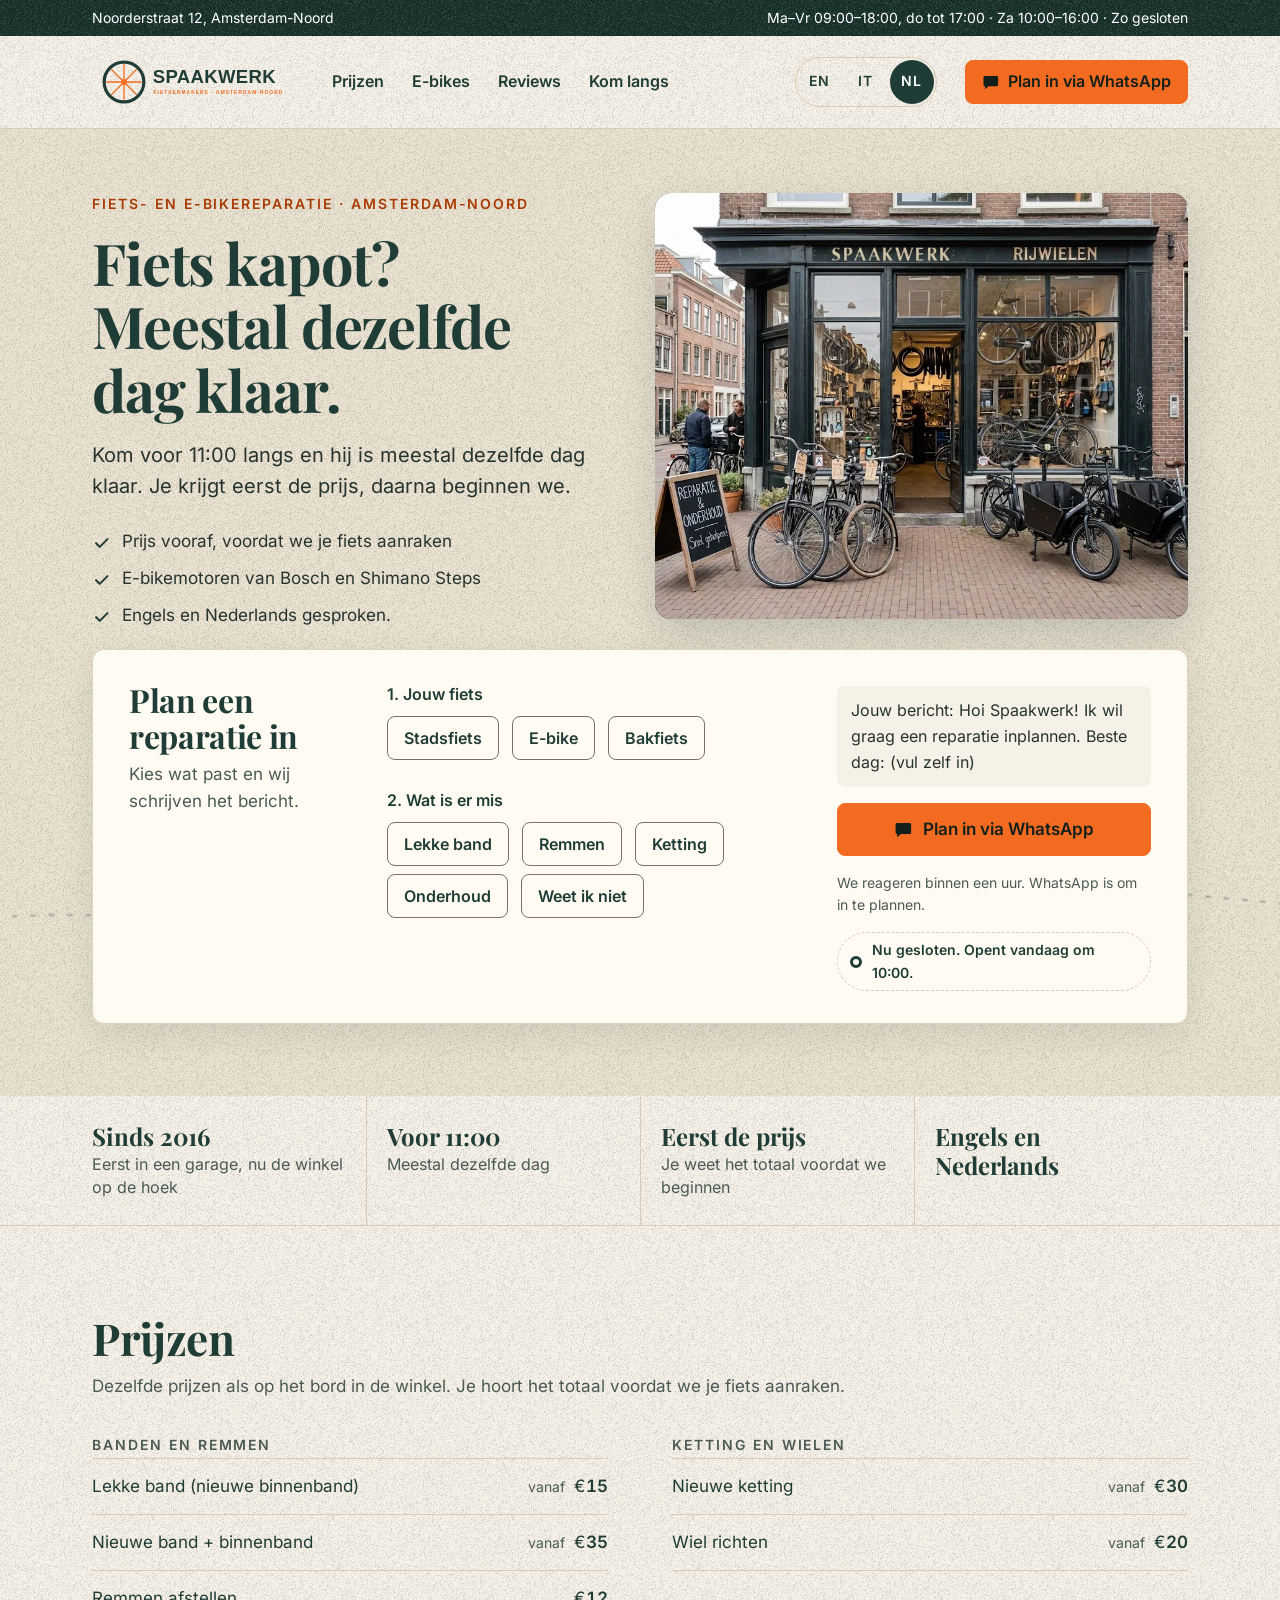
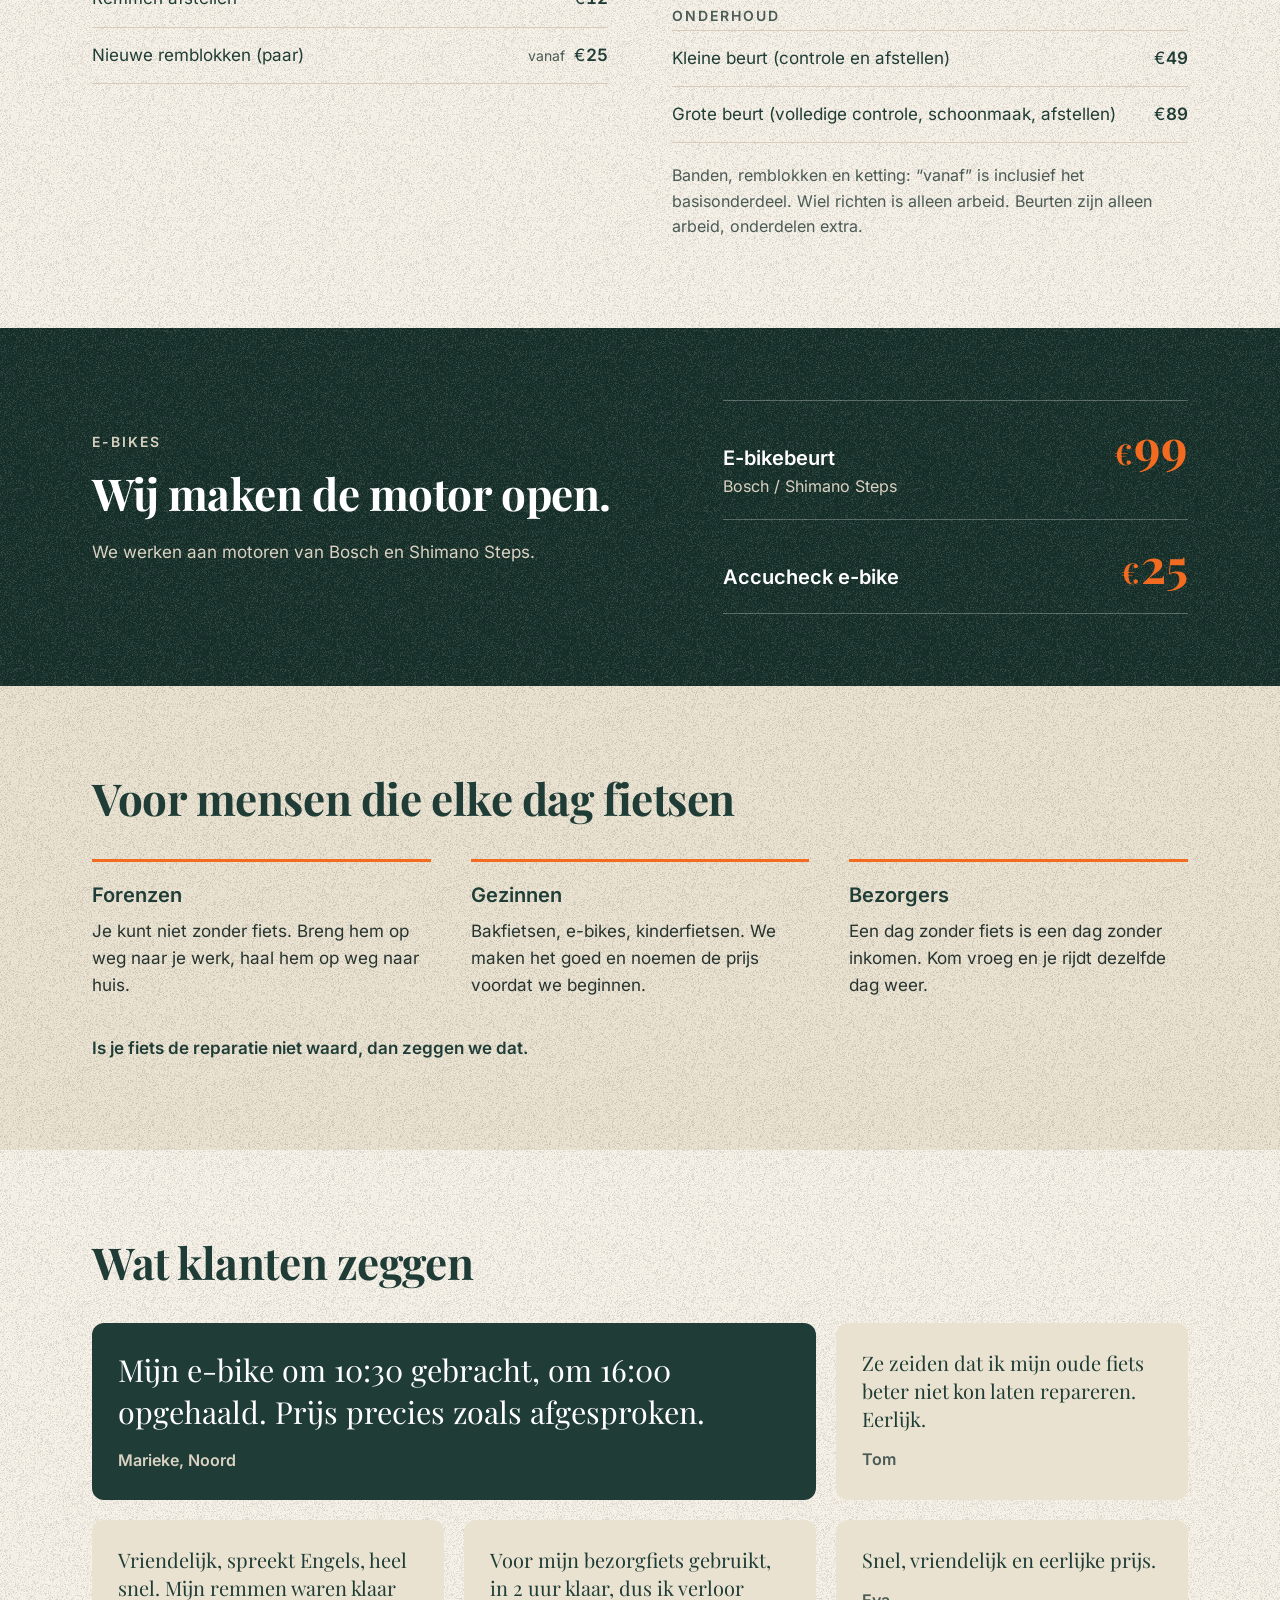
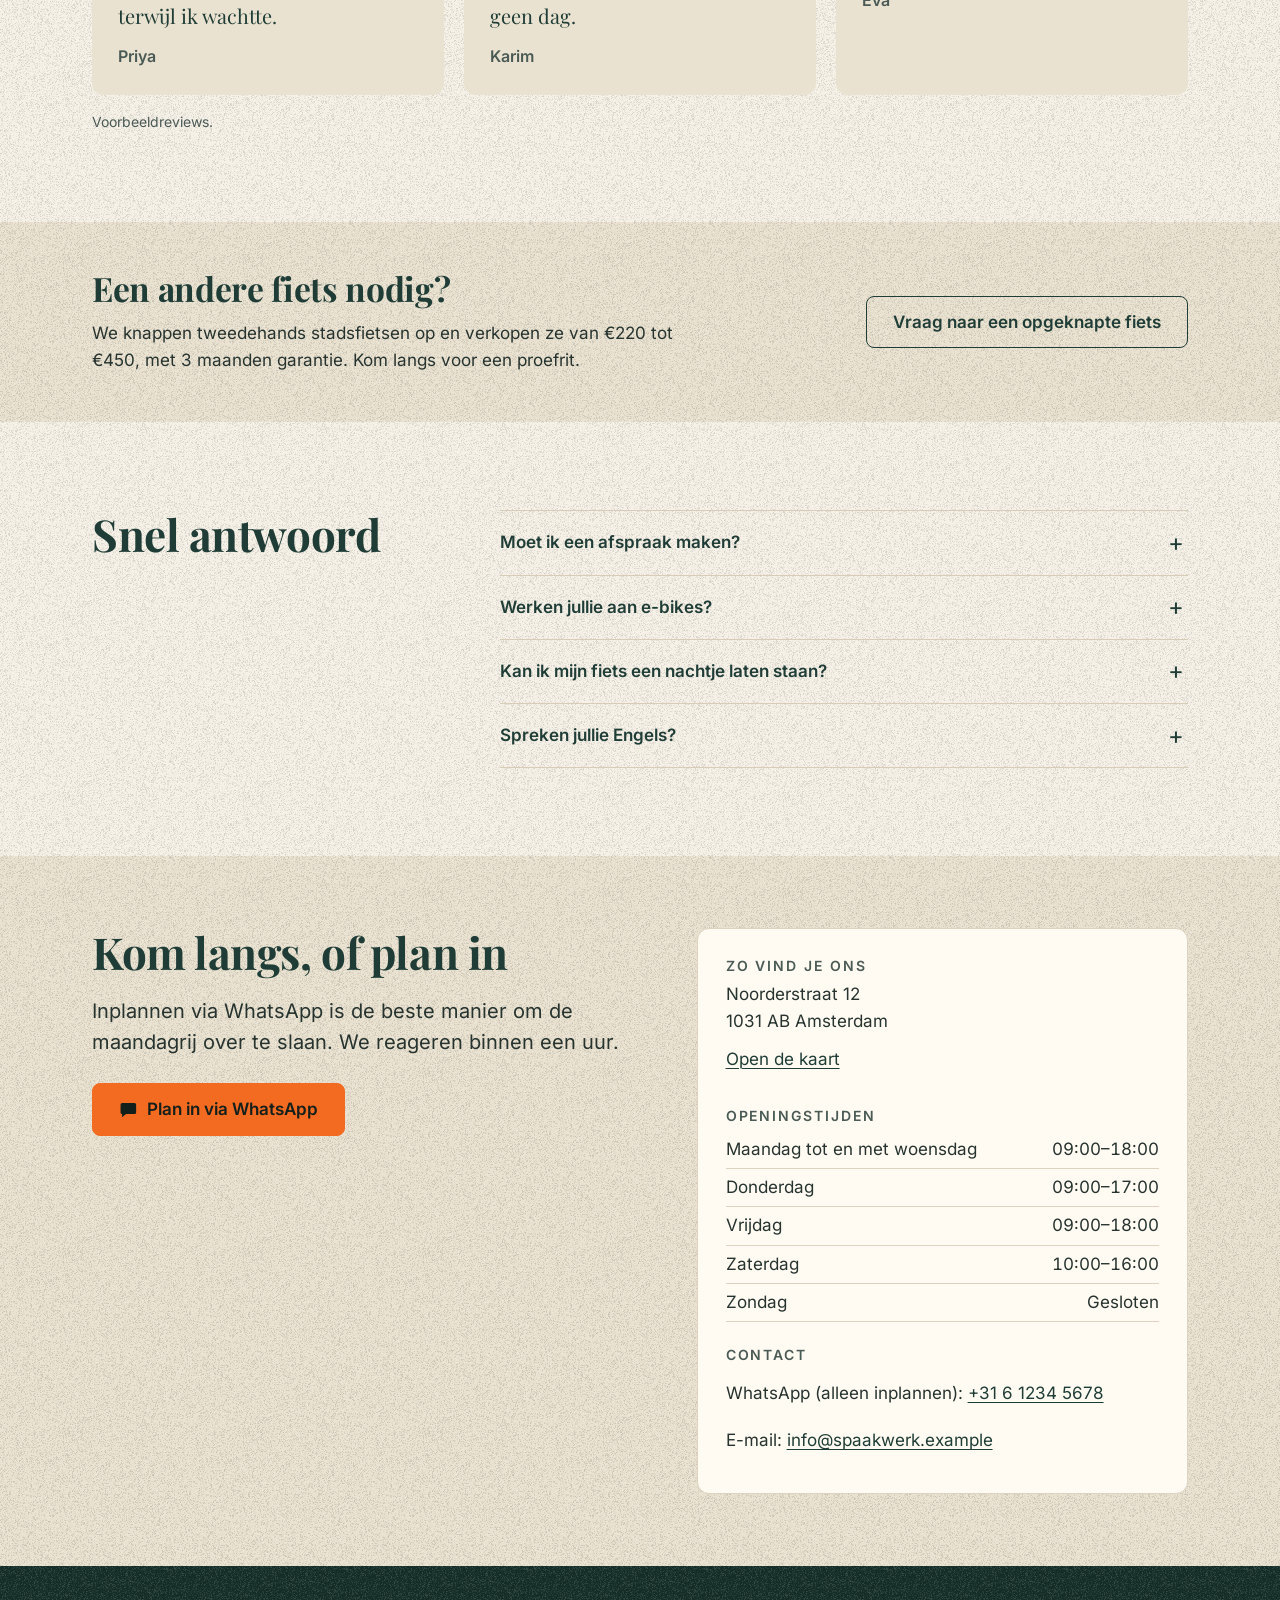
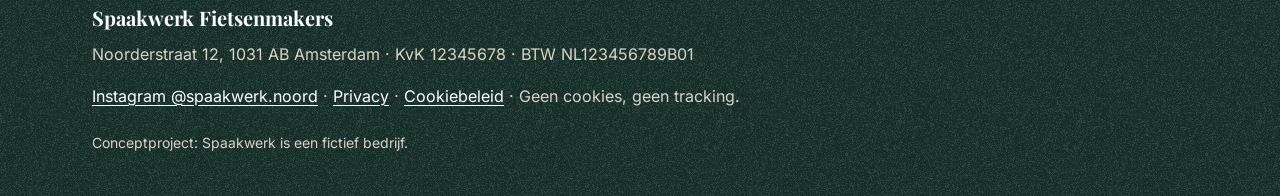
<file: nl.html>
<!doctype html>
<html lang="nl">
<head>
<meta charset="utf-8">
<meta name="viewport" content="width=device-width, initial-scale=1">
<meta http-equiv="Content-Security-Policy" content="default-src 'none'; script-src 'self'; style-src 'self'; font-src 'self'; img-src 'self'; manifest-src 'self'; connect-src 'none'; base-uri 'none'; form-action 'none'">
<meta name="referrer" content="no-referrer"><meta name="robots" content="noindex, nofollow">

<title>Spaakwerk Fietsenmakers | Fiets- en e-bikereparatie, Amsterdam-Noord</title>
<meta name="description" content="Fiets- en e-bikereparatie in Amsterdam-Noord. Kom voor 11:00 langs en hij is meestal dezelfde dag klaar. Prijzen op het bord, je weet het bedrag voordat we beginnen. Engels gesproken.">
<meta property="og:type" content="website">
<meta property="og:title" content="Spaakwerk Fietsenmakers: meestal dezelfde dag klaar, prijs vooraf">
<meta property="og:description" content="Fiets- en e-bikereparatie in Amsterdam-Noord. Meestal dezelfde dag als je voor 11:00 komt.">
<meta property="og:image" content="https://spaakwerk.example/assets/og-image.png">
<meta property="og:image:width" content="1200">
<meta property="og:image:height" content="630">
<meta property="og:image:alt" content="Logo van Spaakwerk Fietsenmakers: een fietswiel en de woorden fietsreparatie, Amsterdam-Noord">
<meta name="twitter:card" content="summary_large_image">
<link rel="alternate" hreflang="en" href="index.html">
<link rel="alternate" hreflang="it" href="it.html">
<link rel="alternate" hreflang="nl" href="nl.html">
<link rel="canonical" href="https://spaakwerk.example/">
<meta name="theme-color" content="#1F3D36">
<link rel="icon" type="image/svg+xml" href="assets/logo-icon.svg">
<link rel="apple-touch-icon" href="assets/apple-touch-icon.png">
<link rel="manifest" href="manifest.webmanifest">

<link rel="preload" href="assets/fonts/playfair-display-latin-700-normal.woff2" as="font" type="font/woff2" crossorigin>
<link rel="stylesheet" href="style.css?v=2181e82f">
<script src="main.js?v=2181e82f" defer></script>
</head>
<body>
<a class="skip" href="#top">Ga naar de inhoud</a>

<div class="topbar"><div class="wrap topbar__in"><span>Noorderstraat 12, Amsterdam-Noord</span><span>Ma–Vr 09:00–18:00, do tot 17:00 · Za 10:00–16:00 · Zo gesloten</span></div></div>
<header class="top">
  <div class="wrap top__in">
    <a class="top__logo" href="nl.html" aria-label="Spaakwerk Fietsenmakers, startpagina"><img src="assets/logo-transparent.svg" alt="Spaakwerk Fietsenmakers" width="224" height="64"></a>
    <nav class="top__nav" aria-label="Hoofdmenu">
      <a href="nl.html#prices">Prijzen</a>
      <a href="nl.html#ebikes">E-bikes</a>
      <a href="nl.html#reviews">Reviews</a>
      <a href="nl.html#visit">Kom langs</a>
    </nav>
    <div class="lang" role="group" aria-label="Taal"><a href="index.html" hreflang="en" lang="en">EN</a><a href="it.html" hreflang="it" lang="it">IT</a><span aria-current="true">NL</span></div>
    <a class="btn btn--small" href="https://wa.me/31612345678?text=Hoi%20Spaakwerk!%20Ik%20wil%20graag%20een%20reparatie%20inplannen." data-wa rel="noopener noreferrer"><svg class="ico" viewBox="0 0 24 24" aria-hidden="true" focusable="false"><path fill="currentColor" d="M4 4h16a2 2 0 0 1 2 2v10a2 2 0 0 1-2 2H9l-5 4v-4H4a2 2 0 0 1-2-2V6a2 2 0 0 1 2-2z"/></svg>Plan in via WhatsApp</a>
  </div>
</header>

<main id="top" tabindex="-1">

<section class="hero" aria-labelledby="hero-title">
  <svg class="hero__ride" viewBox="0 0 1200 240" preserveAspectRatio="xMidYMax slice" aria-hidden="true" focusable="false">
    <path class="ride__road" d="M-80 205 C 140 168, 300 232, 520 196 S 900 148, 1280 192" fill="none"/>
    <g class="ride__bike">
      <g transform="translate(-44 -28)"><g class="ride__wheel"><circle r="28" fill="none"/><line x1="-28" y1="0" x2="28" y2="0" stroke-width="1.4"/><line x1="0" y1="-28" x2="0" y2="28" stroke-width="1.4"/><line x1="-19.8" y1="-19.8" x2="19.8" y2="19.8" stroke-width="1.4"/><line x1="-19.8" y1="19.8" x2="19.8" y2="-19.8" stroke-width="1.4"/></g></g>
      <g transform="translate(44 -28)"><g class="ride__wheel"><circle r="28" fill="none"/><line x1="-28" y1="0" x2="28" y2="0" stroke-width="1.4"/><line x1="0" y1="-28" x2="0" y2="28" stroke-width="1.4"/><line x1="-19.8" y1="-19.8" x2="19.8" y2="19.8" stroke-width="1.4"/><line x1="-19.8" y1="19.8" x2="19.8" y2="-19.8" stroke-width="1.4"/></g></g>
      <g class="ride__frame" fill="none">
        <path d="M0 -24 L-12 -64 L30 -62 Z"/>
        <path d="M-12 -64 L-44 -28 M0 -24 L-44 -28"/>
        <path d="M30 -62 L44 -28 M30 -62 L34 -74 L48 -76"/>
        <path d="M-27 -70 L-8 -70"/>
        <circle cx="0" cy="-24" r="5"/>
        <path d="M-6 -18 L6 -30"/>
      </g>
      <animateMotion dur="28s" repeatCount="indefinite" rotate="auto" path="M-80 205 C 140 168, 300 232, 520 196 S 900 148, 1280 192"/>
    </g>
  </svg>
  <div class="wrap hero__grid">
    <div class="hero__copy">
      <p class="eyebrow">Fiets- en e-bikereparatie · Amsterdam-Noord</p>
      <h1 id="hero-title">Fiets kapot? <span class="accent-word">Meestal dezelfde dag klaar.</span></h1>
      <p class="lead">Kom voor 11:00 langs en hij is meestal dezelfde dag klaar. Je krijgt eerst de prijs, daarna beginnen we.</p>
      <ul class="checks">
        <li><svg class="ico ico--check" viewBox="0 0 24 24" aria-hidden="true" focusable="false"><path fill="none" stroke="currentColor" stroke-width="2.5" stroke-linecap="round" stroke-linejoin="round" d="M5 12.5l4.5 4.5L19 7.5"/></svg>Prijs vooraf, voordat we je fiets aanraken</li>
        <li><svg class="ico ico--check" viewBox="0 0 24 24" aria-hidden="true" focusable="false"><path fill="none" stroke="currentColor" stroke-width="2.5" stroke-linecap="round" stroke-linejoin="round" d="M5 12.5l4.5 4.5L19 7.5"/></svg>E-bikemotoren van Bosch en Shimano Steps</li>
        <li><svg class="ico ico--check" viewBox="0 0 24 24" aria-hidden="true" focusable="false"><path fill="none" stroke="currentColor" stroke-width="2.5" stroke-linecap="round" stroke-linejoin="round" d="M5 12.5l4.5 4.5L19 7.5"/></svg>Engels en Nederlands gesproken.</li>
      </ul>
    </div>
    <figure class="hero__photo">
      <img src="assets/shop-front-spaakwerk.webp" width="1024" height="687" fetchpriority="high" alt="Een fietsenwinkel op de hoek, Spaakwerk Rijwielen, in een Amsterdamse straat. Buiten staan fietsen en bakfietsen, een krijtbord zegt Reparatie &amp; onderhoud, snel geholpen en binnen werkt een monteur.">
    </figure>
  </div>
  <div class="wrap">
    <aside class="booking" id="book" aria-labelledby="book-title">
      <div class="booking__intro">
        <h2 id="book-title">Plan een reparatie in</h2>
        <p class="booking__sub">Kies wat past en wij schrijven het bericht.</p>
      </div>
      <div class="booking__choose">
        <fieldset class="chips" aria-labelledby="l1">
        <legend id="l1">1. Jouw fiets</legend>
        <button type="button" class="chip" data-group="bike" data-value="city bike" aria-pressed="false">Stadsfiets</button>
        <button type="button" class="chip" data-group="bike" data-value="e-bike" aria-pressed="false">E-bike</button>
        <button type="button" class="chip" data-group="bike" data-value="cargo bike" aria-pressed="false">Bakfiets</button>
      </fieldset>
        <fieldset class="chips" aria-labelledby="l2">
        <legend id="l2">2. Wat is er mis</legend>
        <button type="button" class="chip" data-group="problem" data-value="flat tyre" aria-pressed="false">Lekke band</button>
        <button type="button" class="chip" data-group="problem" data-value="brakes" aria-pressed="false">Remmen</button>
        <button type="button" class="chip" data-group="problem" data-value="chain" aria-pressed="false">Ketting</button>
        <button type="button" class="chip" data-group="problem" data-value="a service" aria-pressed="false">Onderhoud</button>
        <button type="button" class="chip" data-group="problem" data-value="not sure, you tell me" aria-pressed="false">Weet ik niet</button>
      </fieldset>
      </div>
      <div class="booking__send">
        <p class="preview" id="preview" aria-live="polite"></p>
        <a class="btn btn--block" href="https://wa.me/31612345678?text=Hoi%20Spaakwerk!%20Ik%20wil%20graag%20een%20reparatie%20inplannen." data-wa rel="noopener noreferrer"><svg class="ico" viewBox="0 0 24 24" aria-hidden="true" focusable="false"><path fill="currentColor" d="M4 4h16a2 2 0 0 1 2 2v10a2 2 0 0 1-2 2H9l-5 4v-4H4a2 2 0 0 1-2-2V6a2 2 0 0 1 2-2z"/></svg>Plan in via WhatsApp</a>
        <p class="fine">We reageren binnen een uur. WhatsApp is om in te plannen.</p>
        <p class="status" id="status"><span class="status__dot" aria-hidden="true"></span><span id="open-now">Ma–Vr 09:00–18:00 (do tot 17:00) · Za 10:00–16:00</span></p>
      </div>
    </aside>
  </div>
</section>

<section class="stats" aria-label="In het kort">
  <ul class="wrap stats__grid">
    <li><b>Sinds 2016</b><span>Eerst in een garage, nu de winkel op de hoek</span></li>
    <li><b>Voor 11:00</b><span>Meestal dezelfde dag</span></li>
    <li><b>Eerst de prijs</b><span>Je weet het totaal voordat we beginnen</span></li>
    <li><b>Engels en Nederlands</b></li>
  </ul>
</section>

<section class="section prices" id="prices" aria-labelledby="prices-title">
  <div class="wrap">
    <div class="section__head">
      <h2 id="prices-title">Prijzen</h2>
      <p>Dezelfde prijzen als op het bord in de winkel. Je hoort het totaal voordat we je fiets aanraken.</p>
    </div>
    <div class="prices__cols">
      <div>
        <h3>Banden en remmen</h3>
        <dl class="plist"><div><dt>Lekke band (nieuwe binnenband)</dt><dd><span class="from">vanaf</span> <span class="eur">€</span>15</dd></div><div><dt>Nieuwe band + binnenband</dt><dd><span class="from">vanaf</span> <span class="eur">€</span>35</dd></div><div><dt>Remmen afstellen</dt><dd><span class="eur">€</span>12</dd></div><div><dt>Nieuwe remblokken (paar)</dt><dd><span class="from">vanaf</span> <span class="eur">€</span>25</dd></div></dl>
        
      </div>
      <div>
        <h3>Ketting en wielen</h3>
        <dl class="plist"><div><dt>Nieuwe ketting</dt><dd><span class="from">vanaf</span> <span class="eur">€</span>30</dd></div><div><dt>Wiel richten</dt><dd><span class="from">vanaf</span> <span class="eur">€</span>20</dd></div></dl>
        <h3>Onderhoud</h3>
        <dl class="plist"><div><dt>Kleine beurt (controle en afstellen)</dt><dd><span class="eur">€</span>49</dd></div><div><dt>Grote beurt (volledige controle, schoonmaak, afstellen)</dt><dd><span class="eur">€</span>89</dd></div></dl>
        <p class="note">Banden, remblokken en ketting: “vanaf” is inclusief het basisonderdeel. Wiel richten is alleen arbeid. Beurten zijn alleen arbeid, onderdelen extra.</p>
      </div>
    </div>
  </div>
</section>

<section class="ebikes" id="ebikes" aria-labelledby="ebikes-title">
  <div class="wrap ebikes__grid">
    <div>
      <p class="eyebrow eyebrow--light">E-bikes</p>
      <h2 id="ebikes-title">Wij maken de motor open.</h2>
      <p>We werken aan motoren van Bosch en Shimano Steps.</p>
    </div>
    <dl class="ebikes__prices">
      <div><dt>E-bikebeurt<span>Bosch / Shimano Steps</span></dt><dd><span class="eur">€</span>99</dd></div>
      <div><dt>Accucheck e-bike</dt><dd><span class="eur">€</span>25</dd></div>
    </dl>
  </div>
</section>

<section class="section who" aria-labelledby="who-title">
  <div class="wrap">
    <div class="section__head"><h2 id="who-title">Voor mensen die elke dag fietsen</h2></div>
    <ul class="who__grid">
      <li><h3>Forenzen</h3><p>Je kunt niet zonder fiets. Breng hem op weg naar je werk, haal hem op weg naar huis.</p></li>
      <li><h3>Gezinnen</h3><p>Bakfietsen, e-bikes, kinderfietsen. We maken het goed en noemen de prijs voordat we beginnen.</p></li>
      <li><h3>Bezorgers</h3><p>Een dag zonder fiets is een dag zonder inkomen. Kom vroeg en je rijdt dezelfde dag weer.</p></li>
    </ul>
    <p class="honest">Is je fiets de reparatie niet waard, dan zeggen we dat.</p>
  </div>
</section>

<section class="section reviews" id="reviews" aria-labelledby="reviews-title">
  <div class="wrap">
    <div class="section__head"><h2 id="reviews-title">Wat klanten zeggen</h2></div>
    <ul class="reviews__grid">
      <li class="quote quote--lead"><figure><blockquote><p>Mijn e-bike om 10:30 gebracht, om 16:00 opgehaald. Prijs precies zoals afgesproken.</p></blockquote><figcaption>Marieke, Noord</figcaption></figure></li>
      <li class="quote"><figure><blockquote><p>Ze zeiden dat ik mijn oude fiets beter niet kon laten repareren. Eerlijk.</p></blockquote><figcaption>Tom</figcaption></figure></li>
      <li class="quote"><figure><blockquote><p>Vriendelijk, spreekt Engels, heel snel. Mijn remmen waren klaar terwijl ik wachtte.</p></blockquote><figcaption>Priya</figcaption></figure></li>
      <li class="quote"><figure><blockquote><p>Voor mijn bezorgfiets gebruikt, in 2 uur klaar, dus ik verloor geen dag.</p></blockquote><figcaption>Karim</figcaption></figure></li>
      <li class="quote"><figure><blockquote><p>Snel, vriendelijk en eerlijke prijs.</p></blockquote><figcaption>Eva</figcaption></figure></li>
    </ul>
    <p class="fine">Voorbeeldreviews.</p>
  </div>
</section>

<section class="refurb" aria-labelledby="refurb-title">
  <div class="wrap refurb__in">
    <div>
      <h2 id="refurb-title">Een andere fiets nodig?</h2>
      <p>We knappen tweedehands stadsfietsen op en verkopen ze van €220 tot €450, met 3 maanden garantie. Kom langs voor een proefrit.</p>
    </div>
    <a class="btn btn--ghost" href="https://wa.me/31612345678?text=Hoi%20Spaakwerk!%20Ik%20ben%20ge%C3%AFnteresseerd%20in%20een%20opgeknapte%20fiets." rel="noopener noreferrer">Vraag naar een opgeknapte fiets</a>
  </div>
</section>

<section class="section faq" aria-labelledby="faq-title">
  <div class="wrap faq__grid">
    <h2 id="faq-title">Snel antwoord</h2>
    <div class="faq__list">
      <details><summary>Moet ik een afspraak maken?</summary><p>Nee. Maar inplannen gaat sneller, zeker op maandag.</p></details><details><summary>Werken jullie aan e-bikes?</summary><p>Ja, Bosch en Shimano Steps.</p></details><details><summary>Kan ik mijn fiets een nachtje laten staan?</summary><p>Ja, tot 2 dagen gratis. Daarna €5 per dag.</p></details><details><summary>Spreken jullie Engels?</summary><p>Ja.</p></details>
    </div>
  </div>
</section>

<section class="visit" id="visit" aria-labelledby="visit-title">
  <div class="wrap visit__grid">
    <div>
      <h2 id="visit-title">Kom langs, of plan in</h2>
      <p class="lead">Inplannen via WhatsApp is de beste manier om de maandagrij over te slaan. We reageren binnen een uur.</p>
      <a class="btn" href="https://wa.me/31612345678?text=Hoi%20Spaakwerk!%20Ik%20wil%20graag%20een%20reparatie%20inplannen." data-wa rel="noopener noreferrer"><svg class="ico" viewBox="0 0 24 24" aria-hidden="true" focusable="false"><path fill="currentColor" d="M4 4h16a2 2 0 0 1 2 2v10a2 2 0 0 1-2 2H9l-5 4v-4H4a2 2 0 0 1-2-2V6a2 2 0 0 1 2-2z"/></svg>Plan in via WhatsApp</a>
    </div>
    <div class="visit__info">
      <h3>Zo vind je ons</h3>
      <address>Noorderstraat 12<br>1031 AB Amsterdam</address>
      <p><a class="maplink" href="https://www.openstreetmap.org/search?query=Noorderstraat%2012%20Amsterdam" rel="noopener noreferrer">Open de kaart</a></p>
      <h3>Openingstijden</h3>
      <table class="hours"><tbody>
        <tr><th scope="row">Maandag tot en met woensdag</th><td>09:00–18:00</td></tr>
        <tr><th scope="row">Donderdag</th><td>09:00–17:00</td></tr>
        <tr><th scope="row">Vrijdag</th><td>09:00–18:00</td></tr>
        <tr><th scope="row">Zaterdag</th><td>10:00–16:00</td></tr>
        <tr><th scope="row">Zondag</th><td>Gesloten</td></tr>
      </tbody></table>
      <h3>Contact</h3>
      <p>WhatsApp (alleen inplannen): <a href="https://wa.me/31612345678" rel="noopener noreferrer">+31 6 1234 5678</a><br>E-mail: <a href="mailto:info@spaakwerk.example">info@spaakwerk.example</a></p>
    </div>
  </div>
</section>

</main>

<footer class="foot">
  <div class="wrap foot__in">
    <p class="foot__name">Spaakwerk Fietsenmakers</p>
    <p>Noorderstraat 12, 1031 AB Amsterdam · KvK 12345678 · BTW NL123456789B01</p>
    <p><a href="https://www.instagram.com/spaakwerk.noord/" rel="noopener noreferrer">Instagram @spaakwerk.noord</a> · <a href="privacy-nl.html">Privacy</a> · <a href="cookies-nl.html">Cookiebeleid</a> · Geen cookies, geen tracking.</p>
    <p class="foot__demo">Conceptproject: Spaakwerk is een fictief bedrijf.</p>
  </div>
</footer>

<div class="sticky" aria-label="Snel inplannen">
  <a class="btn" href="https://wa.me/31612345678?text=Hoi%20Spaakwerk!%20Ik%20wil%20graag%20een%20reparatie%20inplannen." data-wa rel="noopener noreferrer"><svg class="ico" viewBox="0 0 24 24" aria-hidden="true" focusable="false"><path fill="currentColor" d="M4 4h16a2 2 0 0 1 2 2v10a2 2 0 0 1-2 2H9l-5 4v-4H4a2 2 0 0 1-2-2V6a2 2 0 0 1 2-2z"/></svg>Plan in via WhatsApp</a>
</div>


</body>
</html>
</file>
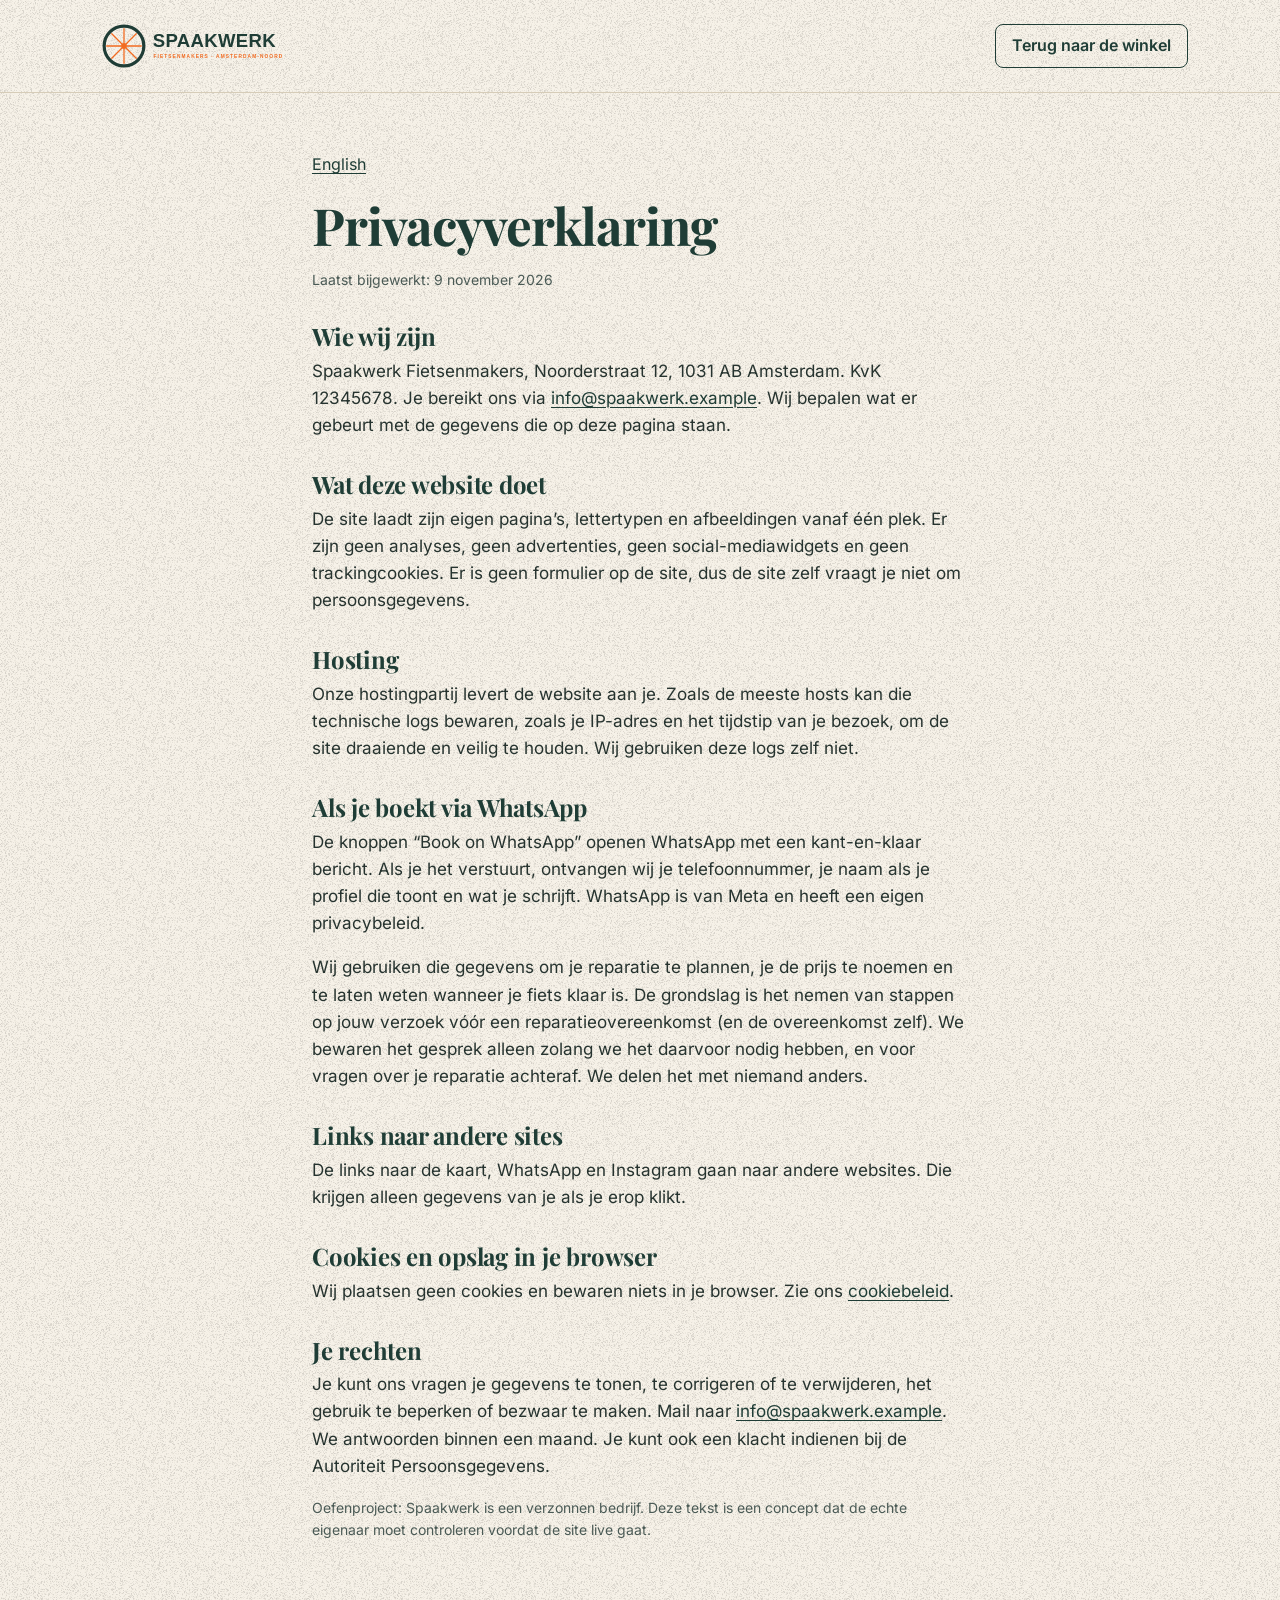
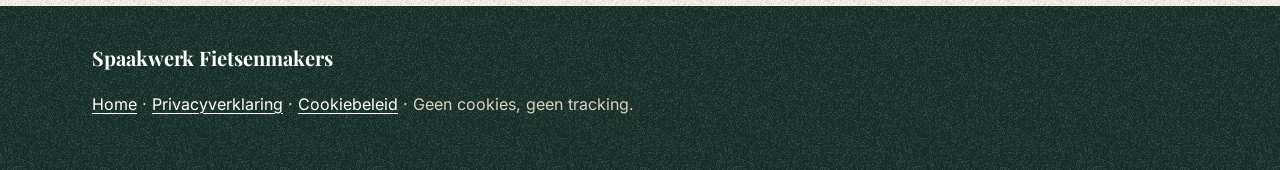
<file: privacy-nl.html>
<!doctype html>
<html lang="nl">
<head>
<meta charset="utf-8">
<meta name="viewport" content="width=device-width, initial-scale=1">
<meta http-equiv="Content-Security-Policy" content="default-src 'none'; script-src 'self'; style-src 'self'; font-src 'self'; img-src 'self'; manifest-src 'self'; connect-src 'none'; base-uri 'none'; form-action 'none'">
<meta name="referrer" content="no-referrer"><meta name="robots" content="noindex, nofollow">

<title>Privacyverklaring | Spaakwerk Fietsenmakers</title>
<meta name="description" content="Wat Spaakwerk met je gegevens doet: geen tracking, en boekingen lopen via WhatsApp.">
<link rel="canonical" href="https://spaakwerk.example/privacy-nl.html">
<meta name="theme-color" content="#1F3D36">
<link rel="icon" type="image/svg+xml" href="assets/logo-icon.svg">
<link rel="apple-touch-icon" href="assets/apple-touch-icon.png">
<link rel="manifest" href="manifest.webmanifest">

<link rel="stylesheet" href="style.css?v=2181e82f">
<script src="main.js?v=2181e82f" defer></script>
</head>
<body>
<a class="skip" href="#top">Naar de inhoud</a>
<header class="top"><div class="wrap top__in">
<a class="top__logo" href="index.html" aria-label="Spaakwerk Fietsenmakers, home"><img src="assets/logo-transparent.svg" alt="Spaakwerk Fietsenmakers" width="224" height="64"></a>
<a class="btn btn--small btn--ghost" href="index.html">Terug naar de winkel</a>
</div></header>
<main class="legal" id="top" tabindex="-1">
  <div class="wrap wrap--narrow">
    <p class="langswitch"><a href="privacy.html" hreflang="en" lang="en">English</a></p>
    <h1>Privacyverklaring</h1>
    <p class="fine">Laatst bijgewerkt: 9 november 2026</p>
    <h2>Wie wij zijn</h2>
<p>Spaakwerk Fietsenmakers, Noorderstraat 12, 1031 AB Amsterdam. KvK 12345678. Je bereikt ons via <a href="mailto:info@spaakwerk.example">info@spaakwerk.example</a>. Wij bepalen wat er gebeurt met de gegevens die op deze pagina staan.</p>
    <h2>Wat deze website doet</h2>
<p>De site laadt zijn eigen pagina’s, lettertypen en afbeeldingen vanaf één plek. Er zijn geen analyses, geen advertenties, geen social-mediawidgets en geen trackingcookies. Er is geen formulier op de site, dus de site zelf vraagt je niet om persoonsgegevens.</p>
    <h2>Hosting</h2>
<p>Onze hostingpartij levert de website aan je. Zoals de meeste hosts kan die technische logs bewaren, zoals je IP-adres en het tijdstip van je bezoek, om de site draaiende en veilig te houden. Wij gebruiken deze logs zelf niet.</p>
    <h2>Als je boekt via WhatsApp</h2>
<p>De knoppen “Book on WhatsApp” openen WhatsApp met een kant-en-klaar bericht. Als je het verstuurt, ontvangen wij je telefoonnummer, je naam als je profiel die toont en wat je schrijft. WhatsApp is van Meta en heeft een eigen privacybeleid.</p>
<p>Wij gebruiken die gegevens om je reparatie te plannen, je de prijs te noemen en te laten weten wanneer je fiets klaar is. De grondslag is het nemen van stappen op jouw verzoek vóór een reparatieovereenkomst (en de overeenkomst zelf). We bewaren het gesprek alleen zolang we het daarvoor nodig hebben, en voor vragen over je reparatie achteraf. We delen het met niemand anders.</p>
    <h2>Links naar andere sites</h2>
<p>De links naar de kaart, WhatsApp en Instagram gaan naar andere websites. Die krijgen alleen gegevens van je als je erop klikt.</p>
    <h2>Cookies en opslag in je browser</h2>
<p>Wij plaatsen geen cookies en bewaren niets in je browser. Zie ons <a href="cookies-nl.html">cookiebeleid</a>.</p>
    <h2>Je rechten</h2>
<p>Je kunt ons vragen je gegevens te tonen, te corrigeren of te verwijderen, het gebruik te beperken of bezwaar te maken. Mail naar <a href="mailto:info@spaakwerk.example">info@spaakwerk.example</a>. We antwoorden binnen een maand. Je kunt ook een klacht indienen bij de Autoriteit Persoonsgegevens.</p>
    <p class="fine">Oefenproject: Spaakwerk is een verzonnen bedrijf. Deze tekst is een concept dat de echte eigenaar moet controleren voordat de site live gaat.</p>
  </div>
</main>
<footer class="foot"><div class="wrap foot__in">
<p class="foot__name">Spaakwerk Fietsenmakers</p>
<p><a href="index.html">Home</a> · <a href="privacy-nl.html">Privacyverklaring</a> · <a href="cookies-nl.html">Cookiebeleid</a> · Geen cookies, geen tracking.</p>
</div></footer>
</body>
</html>
</file>
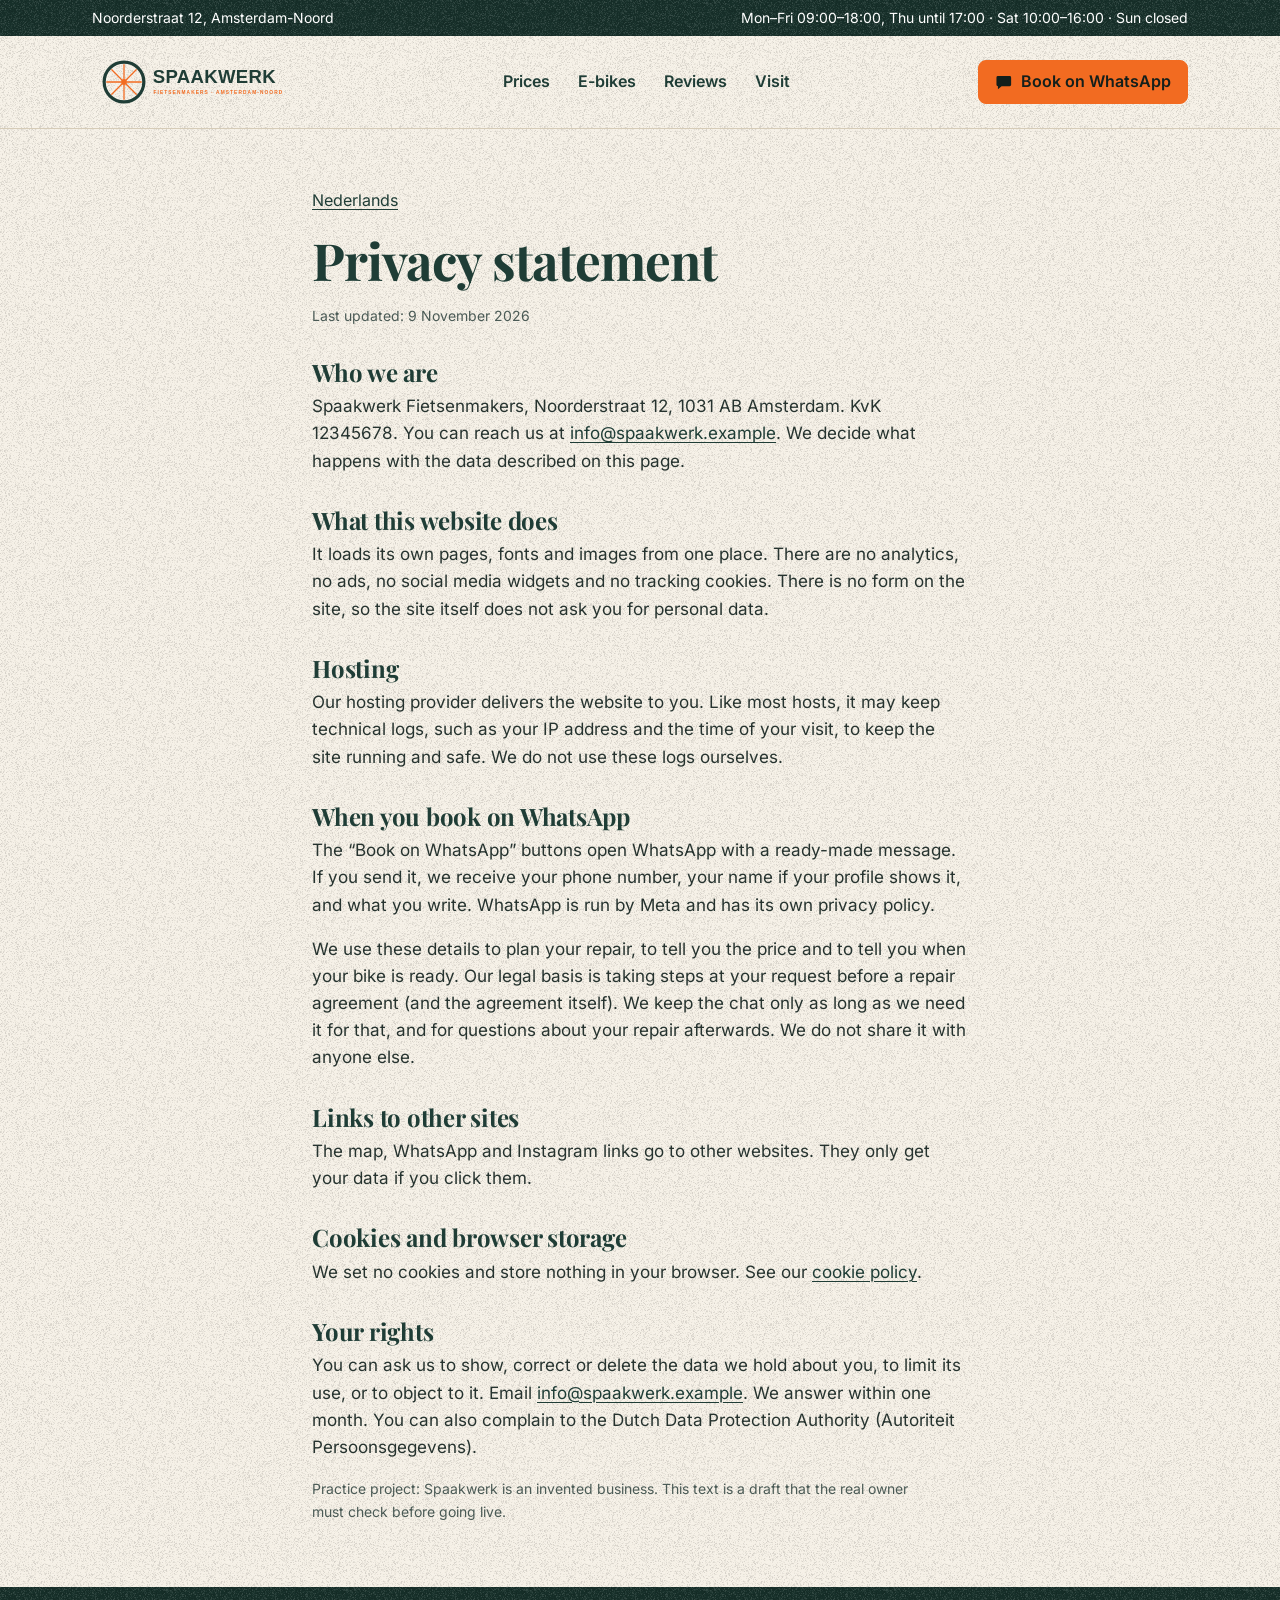
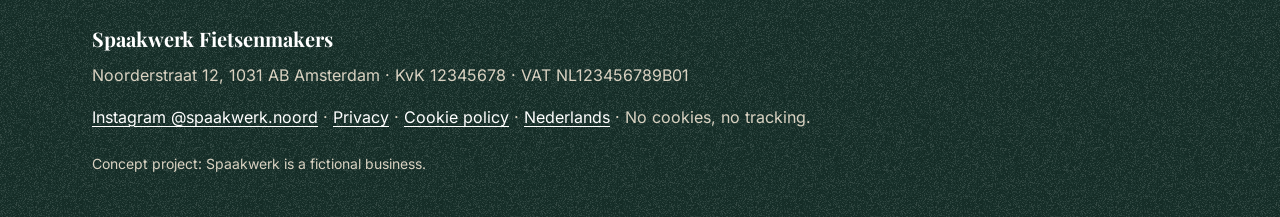
<file: privacy.html>
<!doctype html>
<html lang="en">
<head>
<meta charset="utf-8">
<meta name="viewport" content="width=device-width, initial-scale=1">
<meta http-equiv="Content-Security-Policy" content="default-src 'none'; script-src 'self'; style-src 'self'; font-src 'self'; img-src 'self'; manifest-src 'self'; connect-src 'none'; base-uri 'none'; form-action 'none'">
<meta name="referrer" content="no-referrer"><meta name="robots" content="noindex, nofollow">

<title>Privacy statement | Spaakwerk Fietsenmakers</title>
<meta name="description" content="What Spaakwerk does with your data: no tracking, and bookings go through WhatsApp.">
<link rel="canonical" href="https://spaakwerk.example/privacy.html">
<meta name="theme-color" content="#1F3D36">
<link rel="icon" type="image/svg+xml" href="assets/logo-icon.svg">
<link rel="apple-touch-icon" href="assets/apple-touch-icon.png">
<link rel="manifest" href="manifest.webmanifest">

<link rel="stylesheet" href="style.css?v=2181e82f">
<script src="main.js?v=2181e82f" defer></script>
</head>
<body>
<a class="skip" href="#top">Skip to content</a>

<div class="topbar"><div class="wrap topbar__in"><span>Noorderstraat 12, Amsterdam-Noord</span><span>Mon–Fri 09:00–18:00, Thu until 17:00 · Sat 10:00–16:00 · Sun closed</span></div></div>
<header class="top">
  <div class="wrap top__in">
    <a class="top__logo" href="index.html" aria-label="Spaakwerk Fietsenmakers, home"><img src="assets/logo-transparent.svg" alt="Spaakwerk Fietsenmakers" width="224" height="64"></a>
    <nav class="top__nav" aria-label="Main">
      <a href="index.html#prices">Prices</a>
      <a href="index.html#ebikes">E-bikes</a>
      <a href="index.html#reviews">Reviews</a>
      <a href="index.html#visit">Visit</a>
    </nav>
    
    <a class="btn btn--small" href="https://wa.me/31612345678?text=Hi%20Spaakwerk!%20I’d%20like%20to%20book%20a%20repair." data-wa rel="noopener noreferrer"><svg class="ico" viewBox="0 0 24 24" aria-hidden="true" focusable="false"><path fill="currentColor" d="M4 4h16a2 2 0 0 1 2 2v10a2 2 0 0 1-2 2H9l-5 4v-4H4a2 2 0 0 1-2-2V6a2 2 0 0 1 2-2z"/></svg>Book on WhatsApp</a>
  </div>
</header>

<main class="legal" id="top" tabindex="-1">
  <div class="wrap wrap--narrow">
    <p class="langswitch"><a href="privacy-nl.html" hreflang="nl" lang="nl">Nederlands</a></p>
    <h1>Privacy statement</h1>
    <p class="fine">Last updated: 9 November 2026</p>
    <h2>Who we are</h2>
<p>Spaakwerk Fietsenmakers, Noorderstraat 12, 1031 AB Amsterdam. KvK 12345678. You can reach us at <a href="mailto:info@spaakwerk.example">info@spaakwerk.example</a>. We decide what happens with the data described on this page.</p>
    <h2>What this website does</h2>
<p>It loads its own pages, fonts and images from one place. There are no analytics, no ads, no social media widgets and no tracking cookies. There is no form on the site, so the site itself does not ask you for personal data.</p>
    <h2>Hosting</h2>
<p>Our hosting provider delivers the website to you. Like most hosts, it may keep technical logs, such as your IP address and the time of your visit, to keep the site running and safe. We do not use these logs ourselves.</p>
    <h2>When you book on WhatsApp</h2>
<p>The “Book on WhatsApp” buttons open WhatsApp with a ready-made message. If you send it, we receive your phone number, your name if your profile shows it, and what you write. WhatsApp is run by Meta and has its own privacy policy.</p>
<p>We use these details to plan your repair, to tell you the price and to tell you when your bike is ready. Our legal basis is taking steps at your request before a repair agreement (and the agreement itself). We keep the chat only as long as we need it for that, and for questions about your repair afterwards. We do not share it with anyone else.</p>
    <h2>Links to other sites</h2>
<p>The map, WhatsApp and Instagram links go to other websites. They only get your data if you click them.</p>
    <h2>Cookies and browser storage</h2>
<p>We set no cookies and store nothing in your browser. See our <a href="cookies.html">cookie policy</a>.</p>
    <h2>Your rights</h2>
<p>You can ask us to show, correct or delete the data we hold about you, to limit its use, or to object to it. Email <a href="mailto:info@spaakwerk.example">info@spaakwerk.example</a>. We answer within one month. You can also complain to the Dutch Data Protection Authority (Autoriteit Persoonsgegevens).</p>
    <p class="fine">Practice project: Spaakwerk is an invented business. This text is a draft that the real owner must check before going live.</p>
  </div>
</main>
<footer class="foot">
  <div class="wrap foot__in">
    <p class="foot__name">Spaakwerk Fietsenmakers</p>
    <p>Noorderstraat 12, 1031 AB Amsterdam · KvK 12345678 · VAT NL123456789B01</p>
    <p><a href="https://www.instagram.com/spaakwerk.noord/" rel="noopener noreferrer">Instagram @spaakwerk.noord</a> · <a href="privacy.html">Privacy</a> · <a href="cookies.html">Cookie policy</a> · <a href="privacy-nl.html" hreflang="nl" lang="nl">Nederlands</a> · No cookies, no tracking.</p>
    <p class="foot__demo">Concept project: Spaakwerk is a fictional business.</p>
  </div>
</footer>

<div class="sticky" aria-label="Quick booking">
  <a class="btn" href="https://wa.me/31612345678?text=Hi%20Spaakwerk!%20I'd%20like%20to%20book%20a%20repair." data-wa rel="noopener noreferrer"><svg class="ico" viewBox="0 0 24 24" aria-hidden="true" focusable="false"><path fill="currentColor" d="M4 4h16a2 2 0 0 1 2 2v10a2 2 0 0 1-2 2H9l-5 4v-4H4a2 2 0 0 1-2-2V6a2 2 0 0 1 2-2z"/></svg>Book a slot on WhatsApp</a>
</div>


</body>
</html>
</file>
<file: style.css>
/* Spaakwerk v4: Palette from the client's own logo (storefront-green #1F3D36, orange #F26B21, cream #F6F1E7). Playfair Display headlines, Inter body. Flat, ruled, grid-based. */
@font-face{font-family:"Inter";src:url("assets/fonts/inter-latin-400-normal.woff2") format("woff2");font-weight:400;font-style:normal;font-display:swap}
@font-face{font-family:"Inter";src:url("assets/fonts/inter-latin-600-normal.woff2") format("woff2");font-weight:600;font-style:normal;font-display:swap}
@font-face{font-family:"Playfair Display";src:url("assets/fonts/playfair-display-latin-400-normal.woff2") format("woff2");font-weight:400;font-style:normal;font-display:swap}
@font-face{font-family:"Playfair Display";src:url("assets/fonts/playfair-display-latin-700-normal.woff2") format("woff2");font-weight:700;font-style:normal;font-display:swap}

:root{
  /* colour tokens (UI/UX Pro Max palette, refined; contrast computed) */
  --color-bg:#F6F1E7;
  --color-card:#FFFBF2;
  --color-bg-soft:#EAE2D0;
  --color-text:#26332F;
  --color-muted:#4A5A55;
  --color-heading:#1F3D36;
  --color-primary:#1F3D36;
  --color-primary-dark:#17302A;
  --color-on-primary:#FFFFFF;
  --color-cta:#F26B21;
  --color-cta-hover:#FF7D38;
  --color-on-cta:#131F1B;
  --color-accent:#F26B21;
  --color-accent-text:#A83B03;
  --color-accent-on-dark:#FFB27A;
  --color-accent-large-on-dark:#F26B21;
  --color-rule:#DDD3BF;
  --color-rule-strong:#D6CCB8;
  --color-control:#7A7168;
  --color-ring:#1F3D36;
  --color-on-dark:#FFFFFF;
  --color-on-dark-muted:#D9D2C2;
  /* type */
  --font-serif:"Playfair Display",Georgia,"Times New Roman",serif;
  --font-sans:"Inter","Helvetica Neue",Arial,sans-serif;
  --fs-xs:.875rem;--fs-s:1rem;--fs-m:1.0625rem;--fs-l:1.25rem;--fs-xl:1.5rem;
  /* shape + motion */
  --radius:8px;
  --gutter:20px;
  --t-out:140ms;--t-in:220ms;--ease:cubic-bezier(.2,.7,.2,1);
}
*,*::before,*::after{box-sizing:border-box}
html{scroll-behavior:smooth;scroll-padding-top:130px;scroll-padding-bottom:96px;-webkit-text-size-adjust:100%;-webkit-font-smoothing:antialiased;text-rendering:optimizeLegibility;font-kerning:normal}
body{margin:0;background:var(--color-bg);color:var(--color-text);font-family:var(--font-sans);font-size:var(--fs-m);line-height:1.6;padding-bottom:88px}
img{max-width:100%;height:auto;display:block}
p{margin:0 0 1em}
ul,dl{margin:0;padding:0}
li{list-style:none}
a{color:var(--color-primary);text-underline-offset:3px;text-decoration-thickness:1px;cursor:pointer;transition:color var(--t-out),text-decoration-thickness var(--t-out)}
a:hover{color:var(--color-cta-hover);text-decoration-thickness:2px}
:focus-visible{outline:3px solid var(--color-ring);outline-offset:3px;border-radius:4px}
.ebikes :focus-visible,.foot :focus-visible{outline-color:var(--color-on-dark)}
.wrap{width:100%;max-width:1160px;margin:0 auto;padding:0 var(--gutter)}
.wrap--narrow{max-width:720px}
.sr{position:absolute;width:1px;height:1px;overflow:hidden;clip:rect(0 0 0 0);white-space:nowrap}
.skip{position:absolute;left:-999px;top:8px;background:var(--color-primary);color:var(--color-on-primary);padding:10px 14px;z-index:40;border-radius:var(--radius)}
.skip:focus{left:8px}

h1,h2{font-family:var(--font-serif);font-weight:700;color:var(--color-heading);line-height:1.1;margin:0;letter-spacing:-.01em;hyphens:none;text-wrap:balance}
h1{font-size:clamp(2.4rem,5.2vw,3.6rem);letter-spacing:-.02em}
h2{font-size:clamp(1.9rem,4.2vw,2.75rem)}
h3{font-family:var(--font-sans);font-weight:600;font-size:var(--fs-l);color:var(--color-heading);line-height:1.3;margin:0 0 .5em;hyphens:none}
.lead{font-size:var(--fs-l);line-height:1.55;max-width:34em;margin:1.2rem 0 0}
.eyebrow{font-family:var(--font-sans);font-weight:600;font-size:var(--fs-xs);letter-spacing:.14em;text-transform:uppercase;color:var(--color-accent-text);margin:0 0 1rem}
.eyebrow--light{color:var(--color-accent-on-dark)}
.fine{font-size:var(--fs-xs);color:var(--color-muted);margin:1rem 0 0}
.ico{width:1.1em;height:1.1em;vertical-align:-.18em;flex:none}

/* Buttons + chips */
.btn{display:inline-flex;align-items:center;justify-content:center;gap:.55em;font-family:var(--font-sans);font-weight:600;font-size:var(--fs-m);line-height:1.2;padding:15px 26px;min-height:48px;border-radius:var(--radius);border:1.5px solid var(--color-cta);background:var(--color-cta);color:var(--color-on-cta);text-decoration:none;cursor:pointer;transition:background-color var(--t-out) var(--ease),border-color var(--t-out) var(--ease),color var(--t-out) var(--ease),transform var(--t-out) var(--ease),box-shadow var(--t-out) var(--ease)}
.btn:hover{background:var(--color-cta-hover);border-color:var(--color-cta-hover);color:var(--color-on-cta);transform:translateY(-1px);box-shadow:0 6px 16px rgba(242,107,33,.35);transition-duration:var(--t-in)}
.btn:active{transform:translateY(0);box-shadow:none}
.btn--small{padding:9px 16px;min-height:44px;font-size:var(--fs-s)}
.btn--block{display:flex;width:100%}
.btn--ghost{background:transparent;color:var(--color-primary);border-color:var(--color-primary)}
.btn--ghost:hover{background:var(--color-primary);border-color:var(--color-primary);color:var(--color-on-primary);box-shadow:none}
fieldset.chips{border:0;padding:0;margin:0 0 20px;min-width:0}
.chips legend{padding:0;margin:0 0 8px;font-weight:600;font-size:var(--fs-s);color:var(--color-heading)}
.chip{font-family:var(--font-sans);font-weight:600;font-size:var(--fs-s);color:var(--color-heading);background:var(--color-card);border:1.5px solid var(--color-control);border-radius:var(--radius);padding:9px 16px;min-height:44px;margin:0 8px 8px 0;cursor:pointer;transition:background-color var(--t-out),border-color var(--t-out),color var(--t-out),transform var(--t-out) var(--ease)}
.chip:hover{border-color:var(--color-primary);background:var(--color-bg-soft);transition-duration:var(--t-in)}
.chip:active{transform:scale(.98)}
.chip[aria-pressed="true"]{background:var(--color-primary);border-color:var(--color-primary);color:var(--color-on-primary)}
.chip[aria-pressed="true"]::before{content:"\2713\00a0"}

/* Top bar + header */
.topbar{background:var(--color-primary-dark);color:var(--color-on-dark);font-size:var(--fs-xs);line-height:1.4}
.topbar__in{display:flex;flex-wrap:wrap;justify-content:space-between;gap:2px 24px;padding-top:8px;padding-bottom:8px}
.top{position:sticky;top:0;z-index:20;background:var(--color-bg);border-bottom:1px solid var(--color-rule-strong)}
.top__in{display:flex;align-items:center;justify-content:space-between;gap:16px;min-height:80px}
.top__logo img{width:176px;height:50px}
.top__nav{display:none}
.top .btn--small[data-wa]{display:none}

/* Hero */
.hero{background:var(--color-bg-soft);padding:48px 0 56px}
.hero__grid{display:grid;gap:40px}
.accent-word{color:var(--color-primary)}
.checks{display:grid;gap:10px;margin:1.6rem 0 0}
.checks li{display:flex;align-items:flex-start;gap:10px}
.ico--check{color:var(--color-primary);margin-top:.28em;width:1.15em;height:1.15em}
.booking{background:var(--color-card);border:1px solid var(--color-rule);border-radius:12px;padding:28px;box-shadow:0 12px 32px rgba(23,48,42,.10)}
.booking h2{font-size:clamp(1.6rem,3.2vw,2rem);margin-bottom:.25em}
.booking__sub{color:var(--color-muted);margin:0 0 20px}
.preview{margin:4px 0 16px;padding:12px 14px;border-radius:var(--radius);background:var(--color-bg);color:var(--color-text);font-size:var(--fs-s)}
.preview:empty{display:none}
.status{display:inline-flex;align-items:center;gap:10px;margin:1rem 0 0;padding:6px 14px 6px 12px;border:1px solid var(--color-rule-strong);border-radius:999px;font-size:var(--fs-xs);font-weight:600;color:var(--color-heading)}
.status__dot{width:12px;height:12px;border-radius:50%;border:3px solid var(--color-heading);flex:none}
.status.is-open .status__dot{background:var(--color-heading)}
.status.is-closed{border-style:dashed}

/* Stats */
.stats{border-bottom:1px solid var(--color-rule-strong)}
.stats__grid{display:grid;grid-template-columns:1fr 1fr;padding-top:0;padding-bottom:0}
.stats__grid li{padding:22px 16px 22px 0;display:flex;flex-direction:column;gap:2px;border-top:1px solid var(--color-rule-strong)}
.stats__grid li:nth-child(-n+2){border-top:0}
.stats__grid b{font-family:var(--font-serif);font-weight:700;font-size:var(--fs-xl);color:var(--color-heading);line-height:1.2}
.stats__grid span{font-size:var(--fs-s);color:var(--color-muted);line-height:1.45}

/* Sections */
.section{padding:64px 0}
.section__head{display:grid;gap:10px;margin-bottom:36px;max-width:46em}
.section__head p{margin:0;color:var(--color-muted)}
.prices__cols{display:grid;gap:8px 64px}
.prices h3{font-size:var(--fs-xs);font-weight:600;letter-spacing:.14em;text-transform:uppercase;color:var(--color-muted);margin:36px 0 4px}
.prices__cols>div>h3:first-child{margin-top:0}
.plist div{display:flex;align-items:baseline;gap:16px;padding:14px 0;border-bottom:1px solid var(--color-rule-strong)}
.plist div:first-child{border-top:1px solid var(--color-rule-strong)}
.plist dt{flex:1;margin:0;color:var(--color-heading)}
.plist dd{margin:0;font-weight:600;color:var(--color-heading);white-space:nowrap;font-variant-numeric:tabular-nums}
.plist .from{font-size:var(--fs-xs);font-weight:400;color:var(--color-muted);margin-right:4px}
.plist .eur{font-weight:400;margin-right:1px}
.note{font-size:var(--fs-s);color:var(--color-muted);margin:20px 0 0;max-width:34em}

/* E-bikes */
.ebikes{background:var(--color-primary-dark);color:var(--color-on-dark);padding:72px 0}
.ebikes h2{color:var(--color-on-dark);margin-bottom:.5em}
.ebikes p{color:var(--color-on-dark-muted);max-width:34em}
.ebikes__grid{display:grid;gap:36px;align-items:center}
.ebikes__prices div{display:flex;justify-content:space-between;align-items:baseline;gap:16px;padding:20px 0;border-top:1px solid rgba(255,255,255,.28)}
.ebikes__prices div:last-child{border-bottom:1px solid rgba(255,255,255,.28)}
.ebikes__prices dt{margin:0;font-weight:600;font-size:var(--fs-l);color:var(--color-on-dark)}
.ebikes__prices dt span{display:block;font-weight:400;font-size:var(--fs-s);color:var(--color-on-dark-muted)}
.ebikes__prices dd{margin:0;font-family:var(--font-serif);font-weight:700;font-size:clamp(2.2rem,5vw,3rem);line-height:1;color:var(--color-accent-large-on-dark);font-variant-numeric:tabular-nums}
.ebikes__prices .eur{font-size:.6em;margin-right:2px}

/* Who */
.who{background:var(--color-bg-soft)}
.who__grid{display:grid;gap:32px}
.who__grid li{border-top:3px solid var(--color-accent);padding-top:20px}
.who__grid p{margin:0}
.honest{margin:36px 0 0;font-weight:600;color:var(--color-heading)}

/* Reviews */
.reviews__grid{display:grid;gap:16px}
.quote{background:var(--color-bg-soft);border-radius:12px;padding:26px}
.quote figure{margin:0}
.quote blockquote{margin:0}
.quote p{font-family:var(--font-serif);font-size:var(--fs-l);line-height:1.4;color:var(--color-heading);margin:0 0 14px}
.quote figcaption{font-size:var(--fs-s);color:var(--color-muted);font-weight:600}
.quote--lead{background:var(--color-primary);}
.quote--lead p{font-size:clamp(1.4rem,2.6vw,1.9rem);color:var(--color-on-dark)}
.quote--lead figcaption{color:var(--color-on-dark-muted)}

/* Refurbished */
.refurb{background:var(--color-bg-soft);padding:48px 0}
.refurb__in{display:flex;flex-wrap:wrap;align-items:center;justify-content:space-between;gap:24px 48px}
.refurb h2{font-size:clamp(1.6rem,3vw,2.1rem);margin-bottom:.4em}
.refurb p{margin:0;max-width:36em}

/* FAQ */
.faq__grid{display:grid;gap:24px}
details{border-top:1px solid var(--color-rule-strong)}
details:last-child{border-bottom:1px solid var(--color-rule-strong)}
summary{cursor:pointer;font-weight:600;color:var(--color-heading);padding:18px 40px 18px 0;list-style:none;position:relative;min-height:44px;transition:color var(--t-out)}
summary::-webkit-details-marker{display:none}
summary:hover{color:var(--color-primary)}
summary::after{content:"+";position:absolute;right:4px;top:50%;transform:translateY(-50%);font-size:1.5rem;font-weight:400;color:var(--color-primary);transition:transform var(--t-in) var(--ease)}
details[open] summary::after{content:"\2212"}
details p{margin:0 0 18px;max-width:36em}

/* Visit */
.visit{background:var(--color-bg-soft);padding:72px 0}
.visit__grid{display:grid;gap:40px}
.visit h2{margin-bottom:.4em}
.visit .lead{margin-bottom:1.6rem}
.visit__info{background:var(--color-card);border:1px solid var(--color-rule);border-radius:12px;padding:28px}
.visit__info h3{font-size:var(--fs-xs);font-weight:600;letter-spacing:.14em;text-transform:uppercase;color:var(--color-muted);margin:24px 0 6px}
.visit__info h3:first-child{margin-top:0}
.visit__info p{margin:0}
address{font-style:normal}
.hours{border-collapse:collapse;width:100%}
.hours th,.hours td{text-align:left;padding:5px 0;font-weight:400;border-bottom:1px solid var(--color-rule)}
.hours td{text-align:right;font-variant-numeric:tabular-nums}
.visit__info a,.foot a{display:inline-block;padding:10px 0;min-height:44px}

/* Footer */
.foot{background:var(--color-primary-dark);color:var(--color-on-dark);padding:36px 0;font-size:var(--fs-s)}
.foot a{color:var(--color-on-dark)}
.foot a:hover{color:var(--color-accent-on-dark)}
.foot p{margin:0 0 .4em;color:var(--color-on-dark-muted)}
.foot__name{font-family:var(--font-serif);font-weight:700;font-size:var(--fs-l);color:var(--color-on-dark)!important}
.foot__demo{margin-top:.8rem!important;font-size:var(--fs-xs)}

/* Sticky mobile CTA */
.sticky{position:fixed;left:0;right:0;bottom:0;z-index:25;padding:34px var(--gutter) 12px;background:none;border:0}
.sticky::before{content:"";position:absolute;inset:0;z-index:-1;pointer-events:none;background:rgba(246,241,231,.9);-webkit-backdrop-filter:blur(6px);backdrop-filter:blur(6px);-webkit-mask-image:linear-gradient(to top,#000 55%,transparent);mask-image:linear-gradient(to top,#000 55%,transparent)}

/* Legal + 404 */
.legal{padding:48px 0 64px}
.legal h1{font-size:clamp(2.2rem,6vw,3.2rem);margin-bottom:.3em}
.legal h2{font-size:var(--fs-xl);margin:2rem 0 .5rem}
.legal p,.legal li{max-width:70ch}

@media (min-width:760px){
  :root{--gutter:32px}
  body{padding-bottom:0}
  .sticky{display:none}
  .top__nav{display:flex;gap:28px}
  .top__nav a{display:inline-flex;align-items:center;min-height:44px;font-weight:600;font-size:var(--fs-s);color:var(--color-heading);text-decoration:none}
  .top__nav a:hover{color:var(--color-primary);text-decoration:underline}
  .top .btn--small[data-wa]{display:inline-flex}
  .stats__grid{grid-template-columns:repeat(4,1fr)}
  .stats__grid li{border-top:0;padding:26px 20px 26px 20px;border-left:1px solid var(--color-rule-strong)}
  .stats__grid li:first-child{border-left:0;padding-left:0}
  .section{padding:88px 0}
  .prices__cols{grid-template-columns:1fr 1fr}
  .ebikes__grid{grid-template-columns:1.2fr 1fr;gap:72px}
  .who__grid{grid-template-columns:repeat(3,1fr);gap:40px}
  .reviews__grid{grid-template-columns:repeat(2,1fr);gap:20px}
  .faq__grid{grid-template-columns:1fr 2fr;gap:64px}
  .visit__grid{grid-template-columns:1.1fr 1fr;gap:64px;align-items:start}
}
@media (min-width:980px){
  .hero{padding:72px 0 88px}
  .hero__grid{grid-template-columns:1.25fr 1fr;gap:72px;align-items:start}
  .reviews__grid{grid-template-columns:repeat(3,1fr)}
  .quote--lead{grid-column:span 2}
}

@media (prefers-reduced-motion:reduce){
  html{scroll-behavior:auto}
  .btn,.chip,summary,summary::after,a{transition:none}
  .btn:hover{transform:none}
}
@media (prefers-contrast:more){
  :root{--color-rule-strong:#64748B;--color-muted:#1E293B}
}
@media (forced-colors:active){
  .btn,.chip,.booking,.quote{border:1px solid ButtonText}
  .chip[aria-pressed="true"]{outline:3px solid Highlight}
}
.sticky .btn{display:flex;width:100%}


/* hero background: a bicycle rides a road line. SMIL motion on the bike, CSS spin on the wheels. */
.hero{position:relative;overflow:hidden}
.hero__grid{position:relative;z-index:1}
.hero__ride{position:absolute;left:0;bottom:0;width:100%;height:150px;color:var(--color-primary);pointer-events:none;z-index:0}
.ride__road{stroke:var(--color-primary);stroke-width:2.5;stroke-dasharray:3 14;stroke-linecap:round;opacity:.22}
.ride__bike{color:var(--color-primary);opacity:.4}
.ride__bike circle,.ride__bike line,.ride__bike path{stroke:currentColor;stroke-width:3;stroke-linecap:round;stroke-linejoin:round}
.ride__wheel{transform-box:fill-box;transform-origin:center;animation:ride-spin 1.1s linear infinite}
@keyframes ride-spin{to{transform:rotate(360deg)}}
@media (min-width:760px){.hero__ride{height:240px}}
@media (prefers-reduced-motion:reduce){.ride__wheel{animation:none}}
@media (min-width:760px){.hero__ride{bottom:40px}}
@media (min-width:980px){.hero__ride{bottom:130px;height:260px}}

.langswitch{margin:0 0 8px;font-size:var(--fs-s)}
.langswitch a{display:inline-block;padding:10px 0;min-height:44px}
.legal ul{margin:0 0 1em;padding-left:1.2em}
.legal li{list-style:disc;margin-bottom:.4em}
.legal code{font-size:.92em;background:var(--color-bg-soft);padding:1px 6px;border-radius:4px}
.legal p a,.legal li a{padding:11px 0}

/* v5: photo hero + wide booking panel */
.hero{padding:40px 0 48px}
.hero__grid{gap:32px}
.hero__photo{position:relative;margin:0;border-radius:16px;overflow:hidden;box-shadow:0 16px 40px rgba(23,48,42,.18);aspect-ratio:4/3;background:var(--color-primary-dark)}
.hero__photo img{width:100%;height:100%;object-fit:cover;object-position:50% 40%}
.hero__photo figcaption{position:absolute;left:12px;bottom:12px;background:rgba(23,48,42,.86);color:#fff;font-size:var(--fs-xs);font-weight:600;padding:5px 10px;border-radius:6px}
.hero .wrap>.booking{margin-top:32px}
.booking__intro .booking__sub{margin-bottom:16px}
.booking__send .btn{margin-top:4px}
@media (min-width:980px){
  .hero{padding:64px 0 72px}
  .hero__grid{grid-template-columns:1fr 1.05fr;gap:56px;align-items:start;padding-bottom:60px}
  .hero__photo{aspect-ratio:5/4}
  .hero .wrap>.booking{margin-top:-40px;position:relative;z-index:2;display:grid;grid-template-columns:.8fr 1.5fr 1.15fr;gap:40px;padding:32px 36px;align-items:start}
  .booking__choose fieldset.chips:last-child{margin-bottom:0}
}
.hero__ride{color:var(--color-primary)}

@media (min-width:760px){.top__logo img{width:224px;height:64px}.top__in{min-height:92px}}


/* grain: fine paper-like noise on the flat background colours only (never on photos or screenshots). A small local PNG, nothing external. */
body,.topbar,.top,.hero,.ebikes,.who,.refurb,.visit,.foot{background-image:url("assets/grain-soft.png");background-size:180px 180px}

/* language switch */
.lang{display:inline-flex;gap:2px;border:1.5px solid var(--color-rule-strong);border-radius:999px;padding:2px;margin-left:auto;margin-right:12px}
.lang a,.lang span{display:inline-flex;align-items:center;justify-content:center;min-width:44px;min-height:44px;padding:0 6px;border-radius:999px;font-weight:600;font-size:var(--fs-xs);letter-spacing:.06em;text-decoration:none;color:var(--color-heading)}
.lang span{background:var(--color-primary);color:var(--color-on-primary)}
.lang a:hover{text-decoration:underline}
</file>
